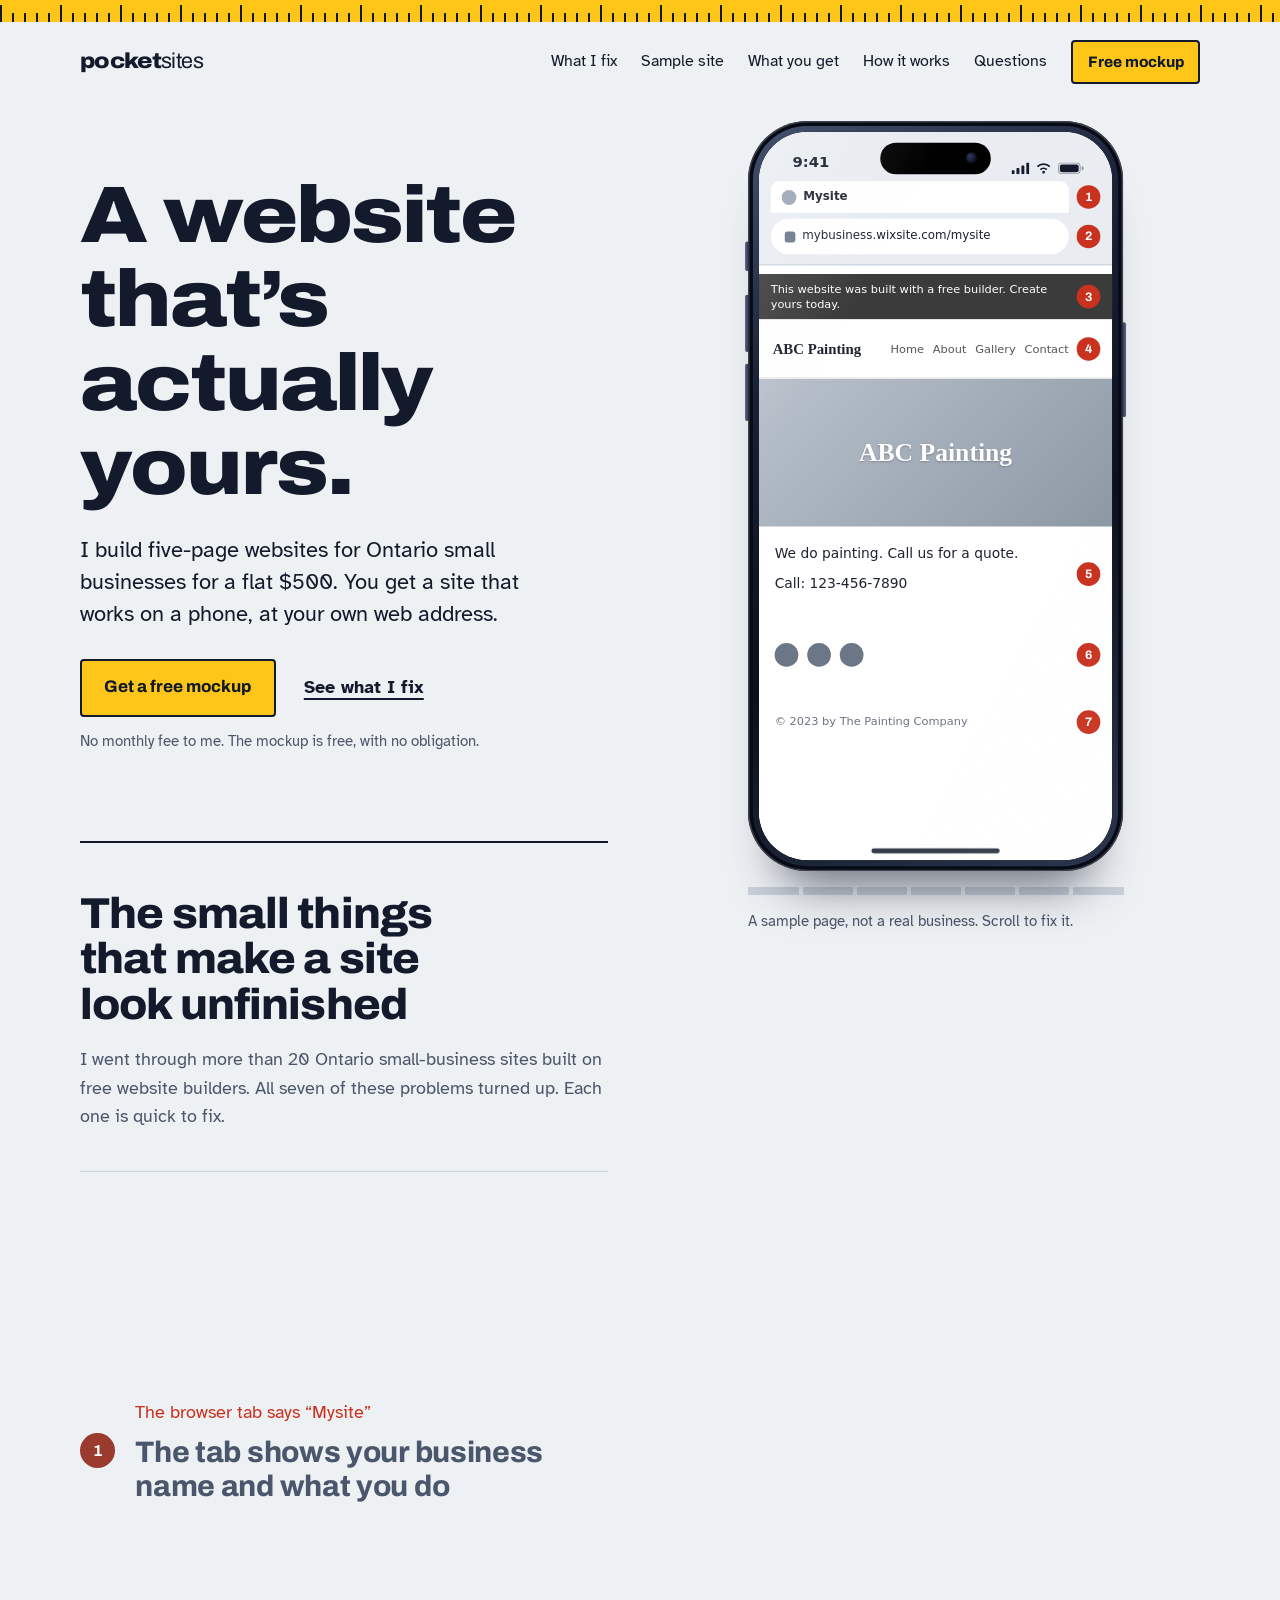
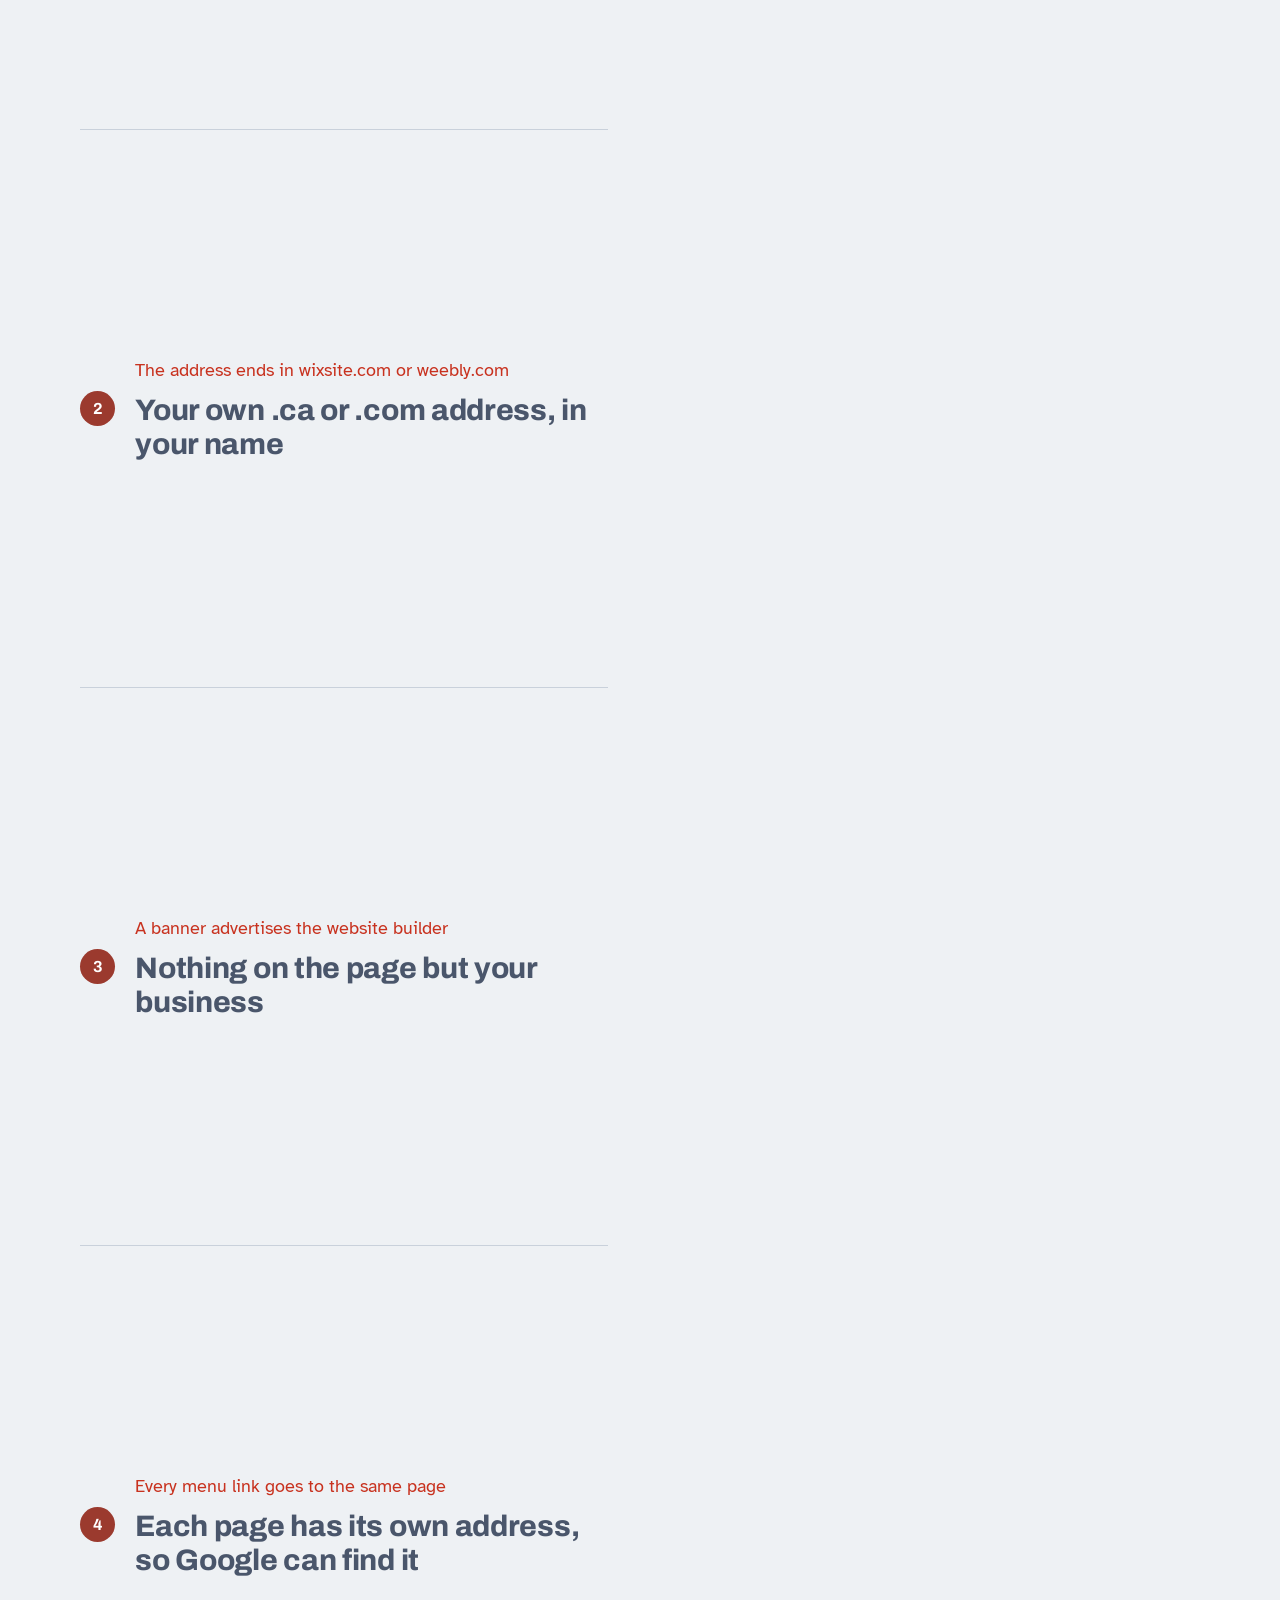
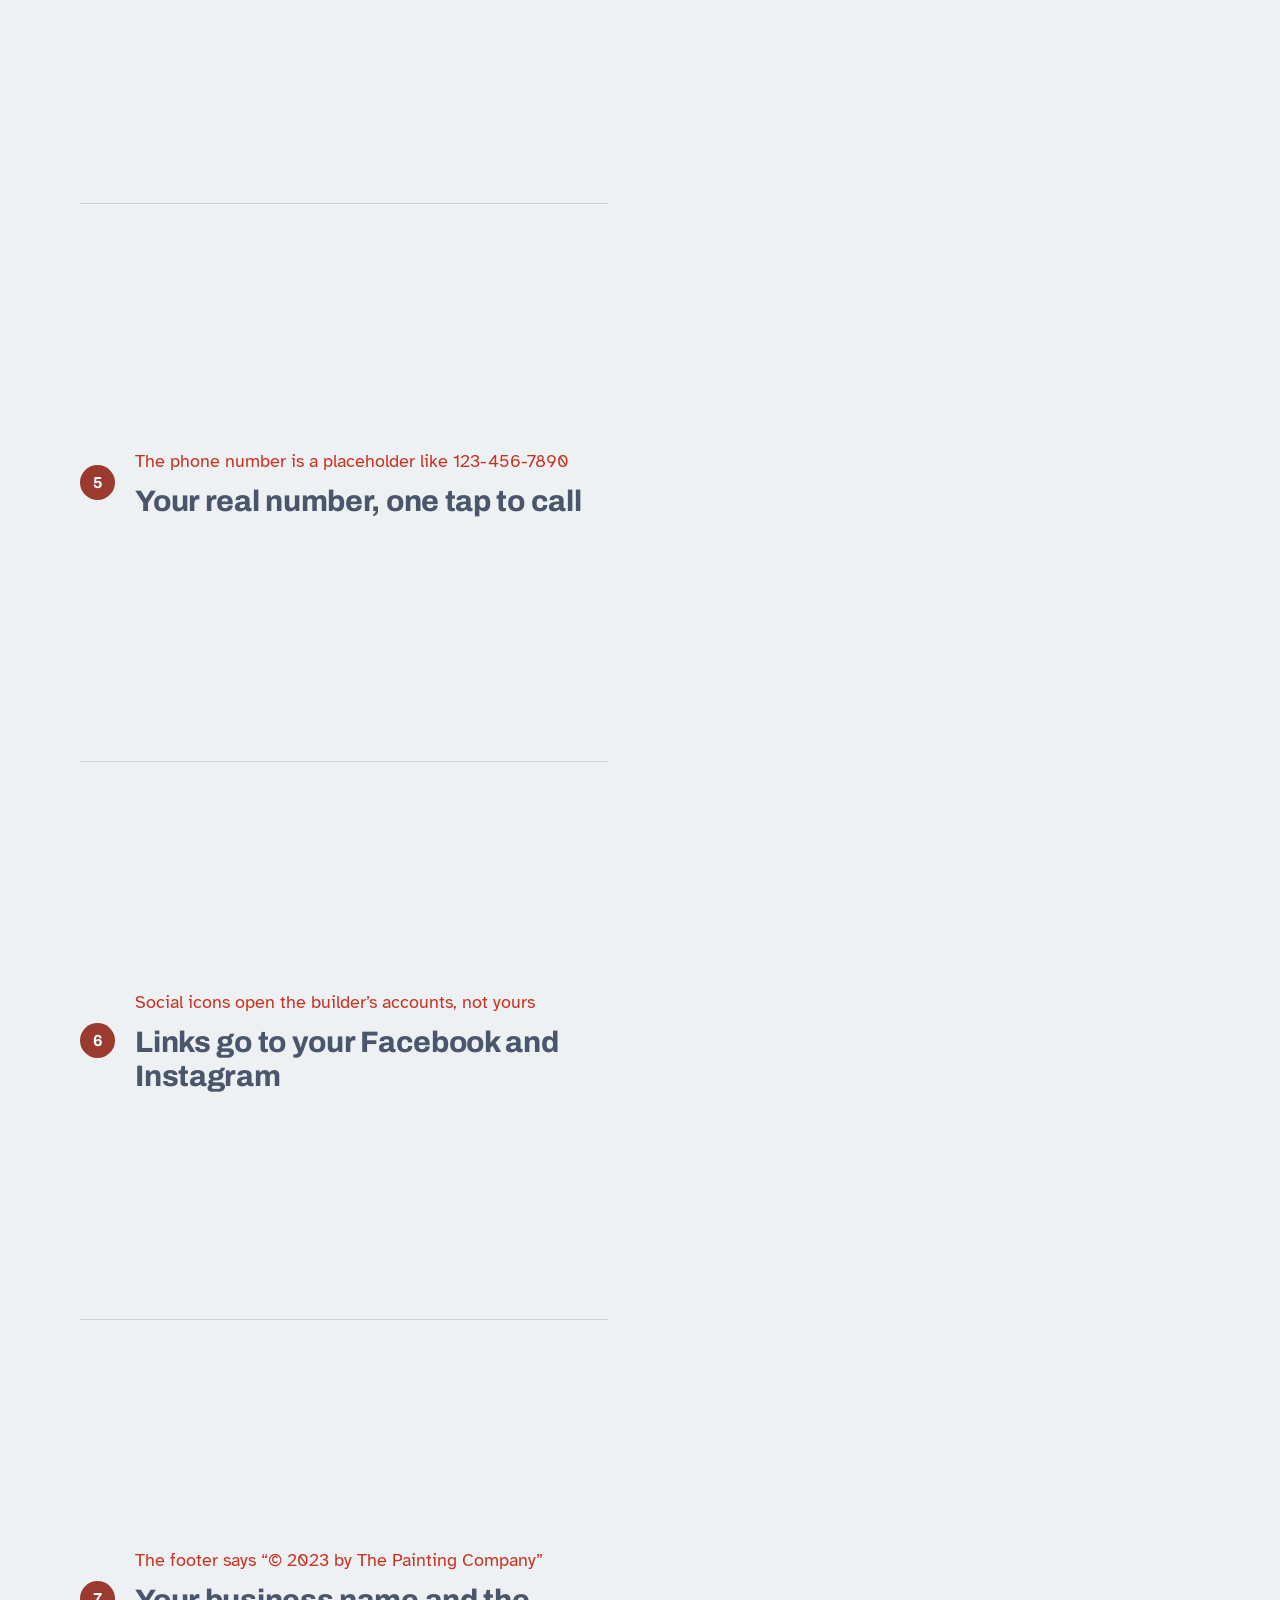
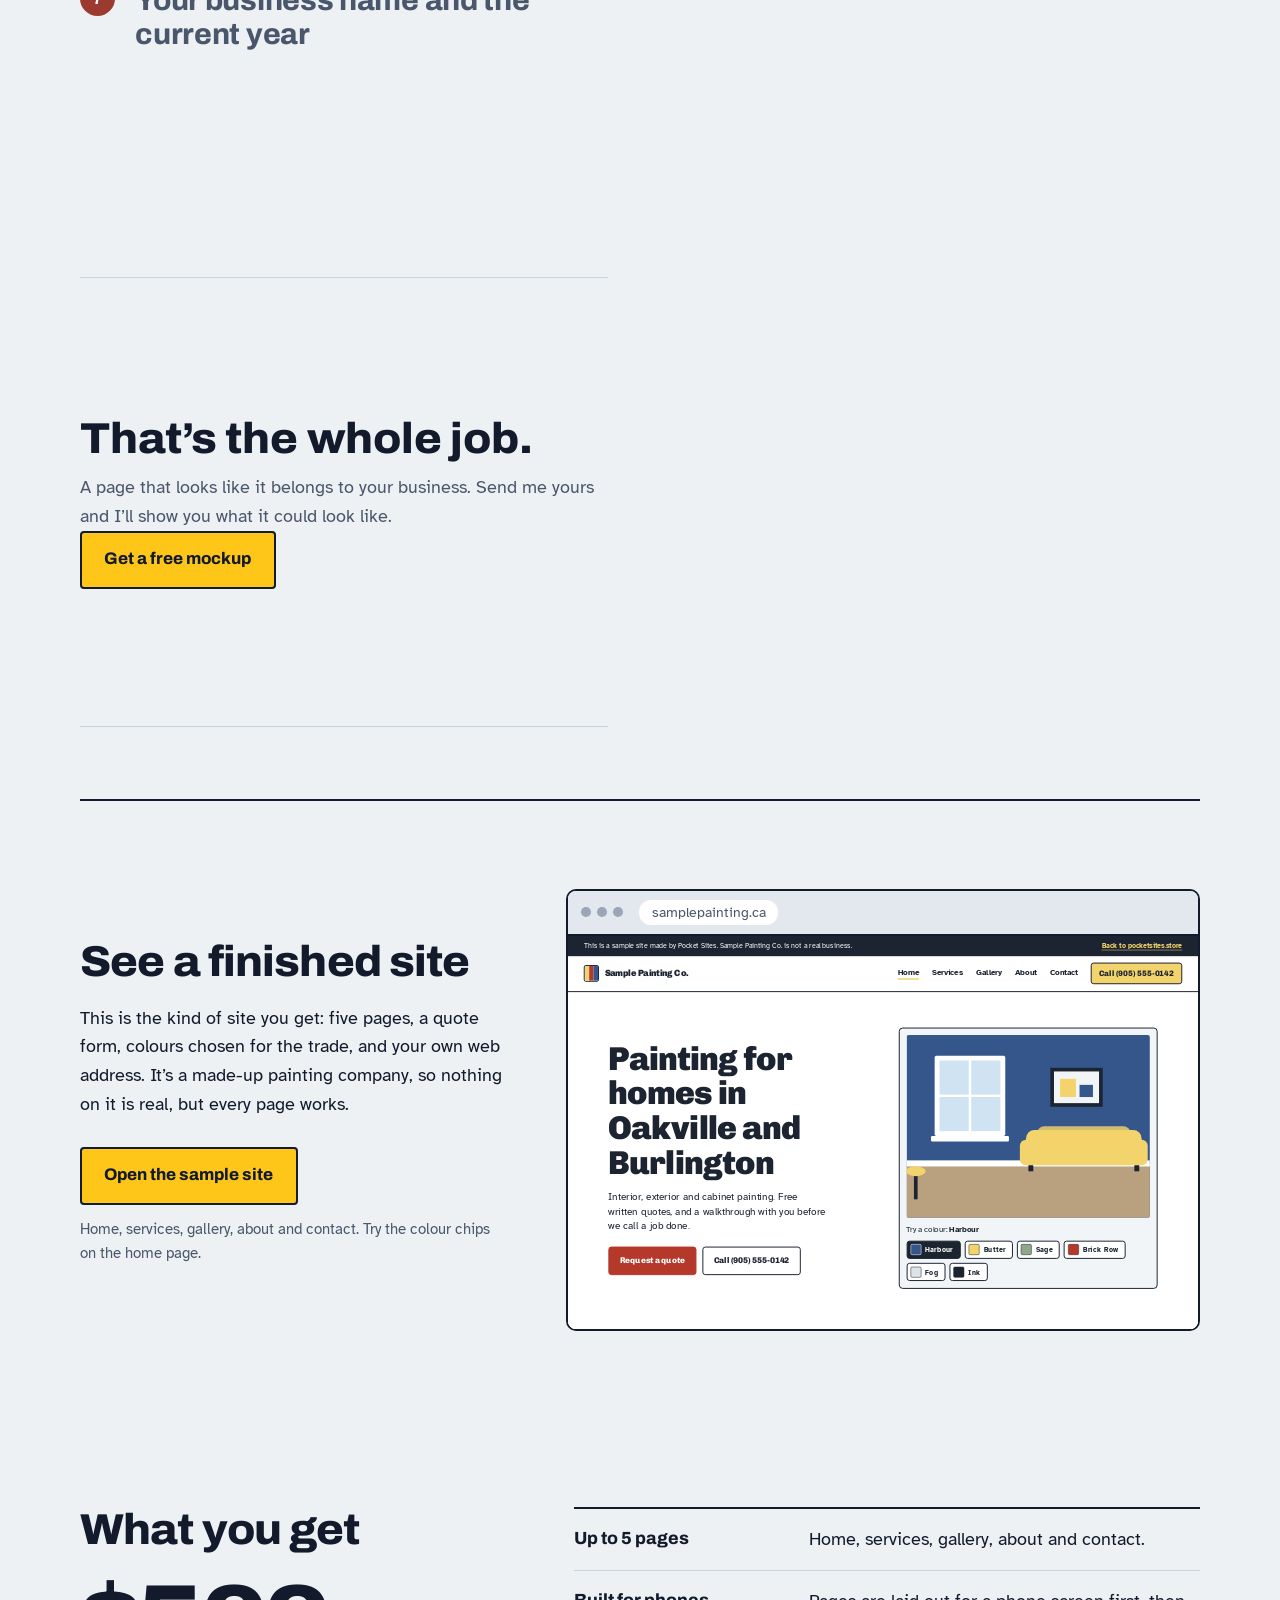
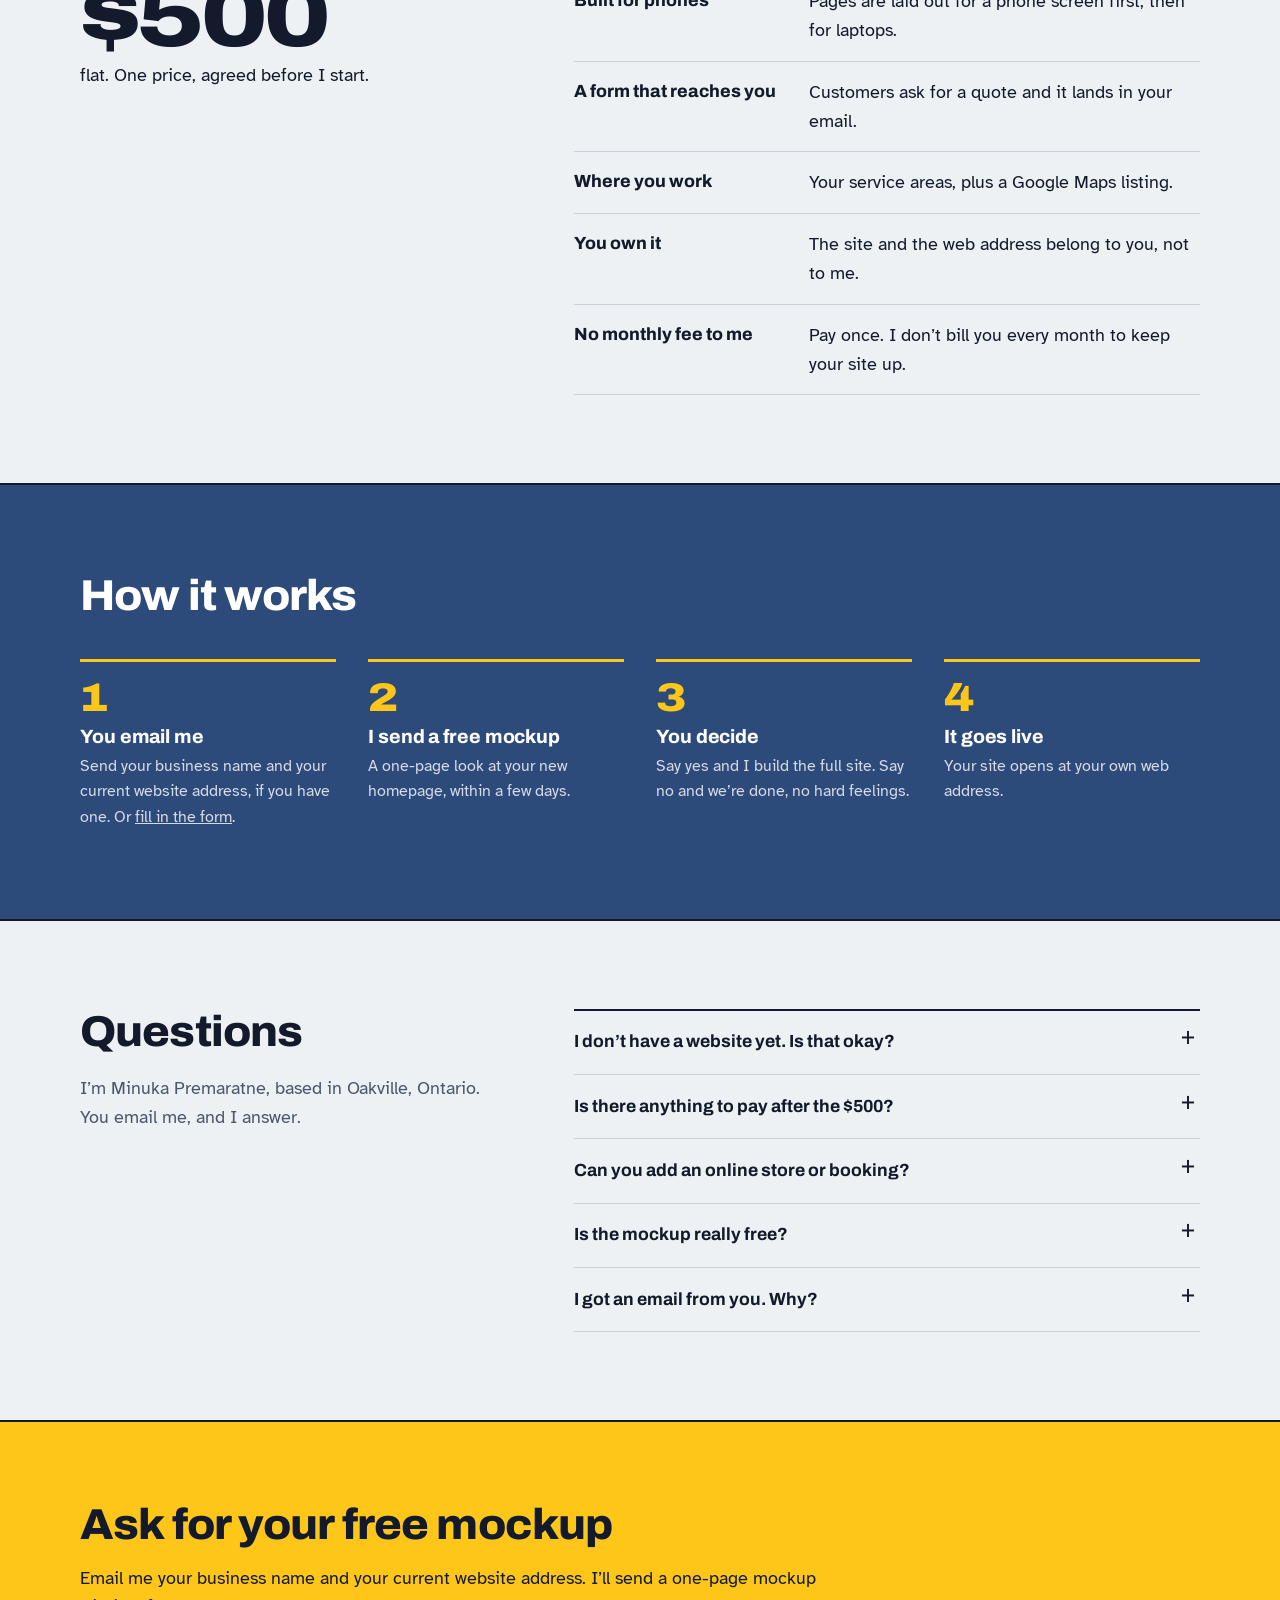
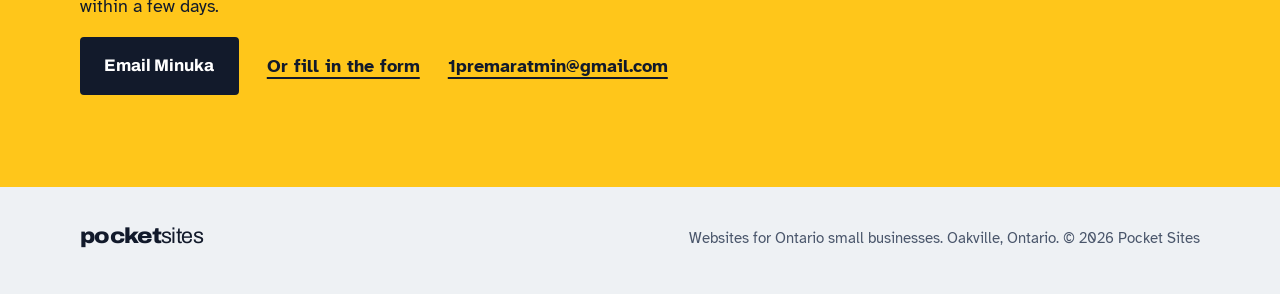
<file: index.html>
<!doctype html>
<html lang="en-CA">
<head>
  <meta charset="utf-8">
  <meta name="viewport" content="width=device-width, initial-scale=1">
  <title>Pocket Sites | $500 websites for Ontario small businesses</title>
  <meta name="description" content="Five-page, phone-friendly websites for Ontario small businesses. $500 flat, your own web address, no monthly fee to me. Free mockup first.">
  <meta name="theme-color" content="#FFC61A">
  <link rel="canonical" href="https://pocketsites.store/">
  <meta property="og:type" content="website">
  <meta property="og:title" content="Pocket Sites | $500 websites for Ontario small businesses">
  <meta property="og:description" content="A five-page website that works on a phone, at your own web address. $500 flat, no monthly fee to me. Free mockup first.">
  <meta property="og:url" content="https://pocketsites.store/">
  <meta name="twitter:card" content="summary">
  <link rel="icon" href="favicon.svg" type="image/svg+xml">
  <link rel="preconnect" href="https://fonts.googleapis.com">
  <link rel="preconnect" href="https://fonts.gstatic.com" crossorigin>
  <link href="https://fonts.googleapis.com/css2?family=Archivo:ital,wdth,wght@0,62..125,100..900;1,62..125,100..900&family=Atkinson+Hyperlegible:ital,wght@0,400;0,700;1,400&display=swap" rel="stylesheet">
  <link rel="stylesheet" href="styles.css">
  <link rel="stylesheet" href="phone.css">
  <script>document.documentElement.className += ' js';</script>
</head>
<body>
  <div class="tape" aria-hidden="true"></div>

  <header class="top">
    <a class="mark" href="#top" aria-label="Pocket Sites, home">pocket<span>sites</span></a>
    <nav aria-label="Main">
      <a href="#fixes">What I fix</a>
      <a href="#sample">Sample site</a>
      <a href="#included">What you get</a>
      <a href="#how">How it works</a>
      <a href="#questions">Questions</a>
    </nav>
    <a class="btn btn-small" href="#ask">Free mockup</a>
  </header>

  <main id="top">
    <!-- Scroll story: the phone stays pinned while the seven fixes are read, and a cursor applies each one -->
    <div class="story" id="story">
      <section class="hero-copy">
        <h1>A website that’s actually yours.</h1>
        <p class="lede">I build five-page websites for Ontario small businesses for a flat $500. You get a site that works on a phone, at your own web address.</p>
        <p class="actions">
          <a class="btn" href="mailto:1premaratmin@gmail.com?subject=Free%20mockup%20request&amp;body=Business%20name%3A%0AMy%20current%20website%20address%20(if%20any)%3A%0A">Get a free mockup</a>
          <a class="textlink" href="#fixes">See what I fix</a>
        </p>
        <p class="fine">No monthly fee to me. The mockup is free, with no obligation.</p>
      </section>

      <div class="story-phone" id="storyPhone" aria-hidden="true">
        <div class="device-fit" id="deviceFit">
          <div class="phone" id="phone">
            <i class="sb sb-action"></i><i class="sb sb-up"></i><i class="sb sb-down"></i><i class="sb sb-power"></i>
            <div class="bezel">
              <div class="screen" id="screen">
                <div class="island"></div>
                <div class="statusbar">
                  <span>9:41</span>
                  <span class="sys">
                    <svg width="18" height="12" viewBox="0 0 18 12"><rect x="0" y="8" width="3" height="4" rx="1"/><rect x="5" y="5.5" width="3" height="6.5" rx="1"/><rect x="10" y="3" width="3" height="9" rx="1"/><rect x="15" y="0" width="3" height="12" rx="1"/></svg>
                    <svg width="17" height="12" viewBox="0 0 17 12"><path d="M8.5 11.2a1.4 1.4 0 1 0 0-2.8 1.4 1.4 0 0 0 0 2.8zM4.6 6.6a5.6 5.6 0 0 1 7.8 0l-1.2 1.3a3.8 3.8 0 0 0-5.4 0zM1.6 3.6a9.8 9.8 0 0 1 13.8 0l-1.2 1.3a8 8 0 0 0-11.4 0z"/></svg>
                    <svg width="27" height="12" viewBox="0 0 27 12"><rect x="0.5" y="0.5" width="22" height="11" rx="3.2" fill="none" stroke="currentColor" opacity=".4"/><rect x="2" y="2" width="19" height="8" rx="2"/><rect x="24" y="4" width="2" height="4" rx="1" opacity=".4"/></svg>
                  </span>
                </div>

                <div class="chrome">
                  <div class="crow">
                    <div class="tab swap" id="tabChip">
                      <span class="b"><i class="fav"></i>Mysite</span>
                      <span class="a"><i class="fav fav-s">S</i>Sample Painting Co. | Painters in Oakville</span>
                    </div>
                    <span class="mk" id="mk1" data-mk="1">1</span>
                  </div>
                  <div class="crow">
                    <div class="url swap" id="urlBar">
                      <span class="b"><i class="lock"></i>mybusiness.wixsite.com/mysite</span>
                      <span class="a" id="urlA"><i class="lock"></i>samplepainting.ca</span>
                    </div>
                    <span class="mk" id="mk2" data-mk="2">2</span>
                  </div>
                </div>

                <div class="viewport" id="viewport">
                  <div class="page" id="page">

                    <div class="rg rg-banner" id="rgBanner" style="--hb:46px;--ha:0px">
                      <div class="face b" id="bannerText">This website was built with a free builder. Create yours today.</div>
                      <span class="mk" id="mk3" data-mk="3">3</span>
                    </div>

                    <div class="rg rg-header" id="rgHeader" style="--hb:60px;--ha:64px">
                      <div class="face b"><strong>ABC Painting</strong><span id="navLinks"><i>Home</i><i>About</i><i>Gallery</i><i>Contact</i></span></div>
                      <div class="face a">
                        <div class="logo"><i>S</i>Sample Painting Co.</div>
                        <div class="burger" id="burger"><i></i><i></i><i></i></div>
                      </div>
                      <span class="mk" id="mk4" data-mk="4">4</span>
                    </div>

                    <div class="rg rg-hero" id="rgHero" style="--hb:150px;--ha:318px">
                      <div class="face b"><span id="heroB">ABC Painting</span></div>
                      <div class="face a">
                        <h3>Painting for homes in Oakville and Burlington</h3>
                        <p>Interior, exterior and cabinet painting. Free quotes.</p>
                        <div class="hbtns"><span class="hb hb-y" id="heroCta">Request a quote</span><span class="hb hb-g">Call</span></div>
                        <div class="swatches"><i></i><i></i><i></i><i></i><i></i></div>
                      </div>
                    </div>

                    <div class="rg rg-contact" id="rgContact" style="--hb:96px;--ha:96px">
                      <div class="face b"><p>We do painting. Call us for a quote.</p><p id="phoneNum">Call: 123-456-7890</p></div>
                      <div class="face a"><div class="callcard"><div><b>Call or text</b><small>Mon to Sat, 8 to 5</small></div><span class="callbtn">Tap to call</span></div></div>
                      <span class="mk" id="mk5" data-mk="5">5</span>
                    </div>

                    <div class="rg rg-services" id="rgServices" style="--hb:0px;--ha:216px">
                      <div class="face a">
                        <h4>What we paint</h4>
                        <ul class="svc">
                          <li><b>Interior</b><span>Walls, trim and ceilings</span></li>
                          <li><b>Exterior</b><span>Siding, decks and fences</span></li>
                          <li><b>Cabinets</b><span>Kitchens and vanities</span></li>
                        </ul>
                      </div>
                    </div>

                    <div class="rg rg-areas" id="rgAreas" style="--hb:0px;--ha:208px">
                      <div class="face a">
                        <h4>Where we work</h4>
                        <div class="chips"><span>Oakville</span><span>Burlington</span><span>Milton</span></div>
                        <div class="map"></div>
                      </div>
                    </div>

                    <div class="rg rg-social" id="rgSocial" style="--hb:70px;--ha:76px">
                      <div class="face b" id="socialB"><i></i><i></i><i></i></div>
                      <div class="face a"><span class="soc"><i></i>Facebook</span><span class="soc"><i></i>Instagram</span></div>
                      <span class="mk" id="mk6" data-mk="6">6</span>
                    </div>

                    <div class="rg rg-foot" id="rgFoot" style="--hb:70px;--ha:150px">
                      <div class="face b" id="footB">© 2023 by The Painting Company</div>
                      <div class="face a">
                        <div class="logo"><i>S</i>Sample Painting Co.</div>
                        <p>Oakville, Ontario</p>
                        <p>Open Mon to Sat, 8 to 5</p>
                        <p>© 2026 Sample Painting Co.</p>
                      </div>
                      <span class="mk" id="mk7" data-mk="7">7</span>
                    </div>
                  </div>

                  <div class="menu-sheet" id="menuSheet">
                    <div><b>Home</b><small>samplepainting.ca</small></div>
                    <div><b>Services</b><small>samplepainting.ca/services</small></div>
                    <div><b>Gallery</b><small>samplepainting.ca/gallery</small></div>
                    <div><b>About</b><small>samplepainting.ca/about</small></div>
                    <div><b>Contact</b><small>samplepainting.ca/contact</small></div>
                  </div>

                  <div class="callbar" id="callbar"><span class="cb-a">Call</span><span class="cb-b">Get a quote</span></div>
                </div>

                <div class="homebar"></div>
                <div class="fx" id="fx"></div>
                <div class="cursor" id="cursor">
                  <i class="halo"></i><i class="spark"></i>
                  <svg width="26" height="26" viewBox="0 0 26 26"><path d="M3 2 L3 21 L8.2 16.4 L11.6 24 L15 22.5 L11.7 15.1 L18.5 14.6 Z" fill="#fff" stroke="#121A2B" stroke-width="1.7" stroke-linejoin="round"/></svg>
                </div>
              </div>
              <div class="glass"></div>
            </div>
          </div>
        </div>
        <div class="progress"><i></i><i></i><i></i><i></i><i></i><i></i><i></i></div>
        <p class="demo-note" id="demoNote">A sample page, not a real business. Scroll to fix it.</p>
      </div>

      <section class="fixes-head" id="fixes" aria-labelledby="fixes-h">
        <h2 id="fixes-h">The small things that make a site look unfinished</h2>
        <p class="intro">I went through more than 20 Ontario small-business sites built on free website builders. All seven of these problems turned up. Each one is quick to fix.</p>
      </section>

      <ol class="steps-scroll">
        <li class="step" data-step="1">
          <span class="n">1</span>
          <div><p class="was">The browser tab says “Mysite”</p><p class="now">The tab shows your business name and what you do</p></div>
        </li>
        <li class="step" data-step="2">
          <span class="n">2</span>
          <div><p class="was">The address ends in wixsite.com or weebly.com</p><p class="now">Your own .ca or .com address, in your name</p></div>
        </li>
        <li class="step" data-step="3">
          <span class="n">3</span>
          <div><p class="was">A banner advertises the website builder</p><p class="now">Nothing on the page but your business</p></div>
        </li>
        <li class="step" data-step="4">
          <span class="n">4</span>
          <div><p class="was">Every menu link goes to the same page</p><p class="now">Each page has its own address, so Google can find it</p></div>
        </li>
        <li class="step" data-step="5">
          <span class="n">5</span>
          <div><p class="was">The phone number is a placeholder like 123-456-7890</p><p class="now">Your real number, one tap to call</p></div>
        </li>
        <li class="step" data-step="6">
          <span class="n">6</span>
          <div><p class="was">Social icons open the builder’s accounts, not yours</p><p class="now">Links go to your Facebook and Instagram</p></div>
        </li>
        <li class="step" data-step="7">
          <span class="n">7</span>
          <div><p class="was">The footer says “© 2023 by The Painting Company”</p><p class="now">Your business name and the current year</p></div>
        </li>
        <li class="step step-end" data-step="8">
          <div>
            <h3>That’s the whole job.</h3>
            <p>A page that looks like it belongs to your business. Send me yours and I’ll show you what it could look like.</p>
            <p class="actions">
              <a class="btn" href="mailto:1premaratmin@gmail.com?subject=Free%20mockup%20request&amp;body=Business%20name%3A%0AMy%20current%20website%20address%20(if%20any)%3A%0A">Get a free mockup</a>
            </p>
          </div>
        </li>
      </ol>
    </div>

    <section class="wrap sample" id="sample" aria-labelledby="sample-h">
      <div class="sample-copy">
        <h2 id="sample-h">See a finished site</h2>
        <p>This is the kind of site you get: five pages, a quote form, colours chosen for the trade, and your own web address. It’s a made-up painting company, so nothing on it is real, but every page works.</p>
        <p class="actions"><a class="btn" href="sample/">Open the sample site</a></p>
        <p class="fine">Home, services, gallery, about and contact. Try the colour chips on the home page.</p>
      </div>
      <div class="preview" id="preview">
        <div class="preview-bar" aria-hidden="true"><i></i><i></i><i></i><span>samplepainting.ca</span></div>
        <div class="preview-view"><iframe src="sample/" title="Live preview of the sample site" loading="lazy"></iframe></div>
      </div>
    </section>

    <section class="wrap split" id="included" aria-labelledby="inc-h">
      <div>
        <h2 id="inc-h">What you get</h2>
        <p class="price"><span>$500</span> flat. One price, agreed before I start.</p>
      </div>
      <dl class="spec">
        <div><dt>Up to 5 pages</dt><dd>Home, services, gallery, about and contact.</dd></div>
        <div><dt>Built for phones</dt><dd>Pages are laid out for a phone screen first, then for laptops.</dd></div>
        <div><dt>A form that reaches you</dt><dd>Customers ask for a quote and it lands in your email.</dd></div>
        <div><dt>Where you work</dt><dd>Your service areas, plus a Google Maps listing.</dd></div>
        <div><dt>You own it</dt><dd>The site and the web address belong to you, not to me.</dd></div>
        <div><dt>No monthly fee to me</dt><dd>Pay once. I don’t bill you every month to keep your site up.</dd></div>
      </dl>
    </section>

    <section class="band band-dark" id="how" aria-labelledby="how-h">
      <div class="wrap">
        <h2 id="how-h">How it works</h2>
        <ol class="steps">
          <li><span class="n">1</span><div><h3>You email me</h3><p>Send your business name and your current website address, if you have one. Or <a href="start.html">fill in the form</a>.</p></div></li>
          <li><span class="n">2</span><div><h3>I send a free mockup</h3><p>A one-page look at your new homepage, within a few days.</p></div></li>
          <li><span class="n">3</span><div><h3>You decide</h3><p>Say yes and I build the full site. Say no and we’re done, no hard feelings.</p></div></li>
          <li><span class="n">4</span><div><h3>It goes live</h3><p>Your site opens at your own web address.</p></div></li>
        </ol>
      </div>
    </section>

    <section class="wrap split" id="questions" aria-labelledby="q-h">
      <div>
        <h2 id="q-h">Questions</h2>
        <p class="who">I’m Minuka Premaratne, based in Oakville, Ontario. You email me, and I answer.</p>
      </div>
      <div class="faq">
        <details>
          <summary>I don’t have a website yet. Is that okay?</summary>
          <p>Yes. If you have a free-builder site, I’ll rebuild it. If you have nothing, we start from a blank page.</p>
        </details>
        <details>
          <summary>Is there anything to pay after the $500?</summary>
          <p>Not to me. A web address is bought from a registrar for a yearly fee, and some hosting has a cost too. I’ll tell you every one of those costs before you say yes.</p>
        </details>
        <details>
          <summary>Can you add an online store or booking?</summary>
          <p>Those are outside the $500 package. Ask, and I’ll quote them separately.</p>
        </details>
        <details>
          <summary>Is the mockup really free?</summary>
          <p>Yes. It’s one page, and there’s no obligation to continue.</p>
        </details>
        <details>
          <summary>I got an email from you. Why?</summary>
          <p>Your business email address is published publicly, and I thought a better website might help. If you’d rather not hear from me, reply “unsubscribe” and I’ll remove you right away.</p>
        </details>
      </div>
    </section>

    <section class="ask" id="ask" aria-labelledby="ask-h">
      <div class="wrap">
        <h2 id="ask-h">Ask for your free mockup</h2>
        <p>Email me your business name and your current website address. I’ll send a one-page mockup within a few days.</p>
        <p class="actions">
          <a class="btn" href="mailto:1premaratmin@gmail.com?subject=Free%20mockup%20request&amp;body=Business%20name%3A%0AMy%20current%20website%20address%20(if%20any)%3A%0A">Email Minuka</a>
          <a class="textlink" href="start.html">Or fill in the form</a>
          <a class="mail" href="mailto:1premaratmin@gmail.com">1premaratmin@gmail.com</a>
        </p>
      </div>
    </section>
  </main>

  <footer class="foot">
    <a class="mark" href="#top" aria-label="Pocket Sites, back to top">pocket<span>sites</span></a>
    <p>Websites for Ontario small businesses. Oakville, Ontario. © 2026 Pocket Sites</p>
  </footer>

  <script src="script.js"></script>
</body>
</html>
</file>
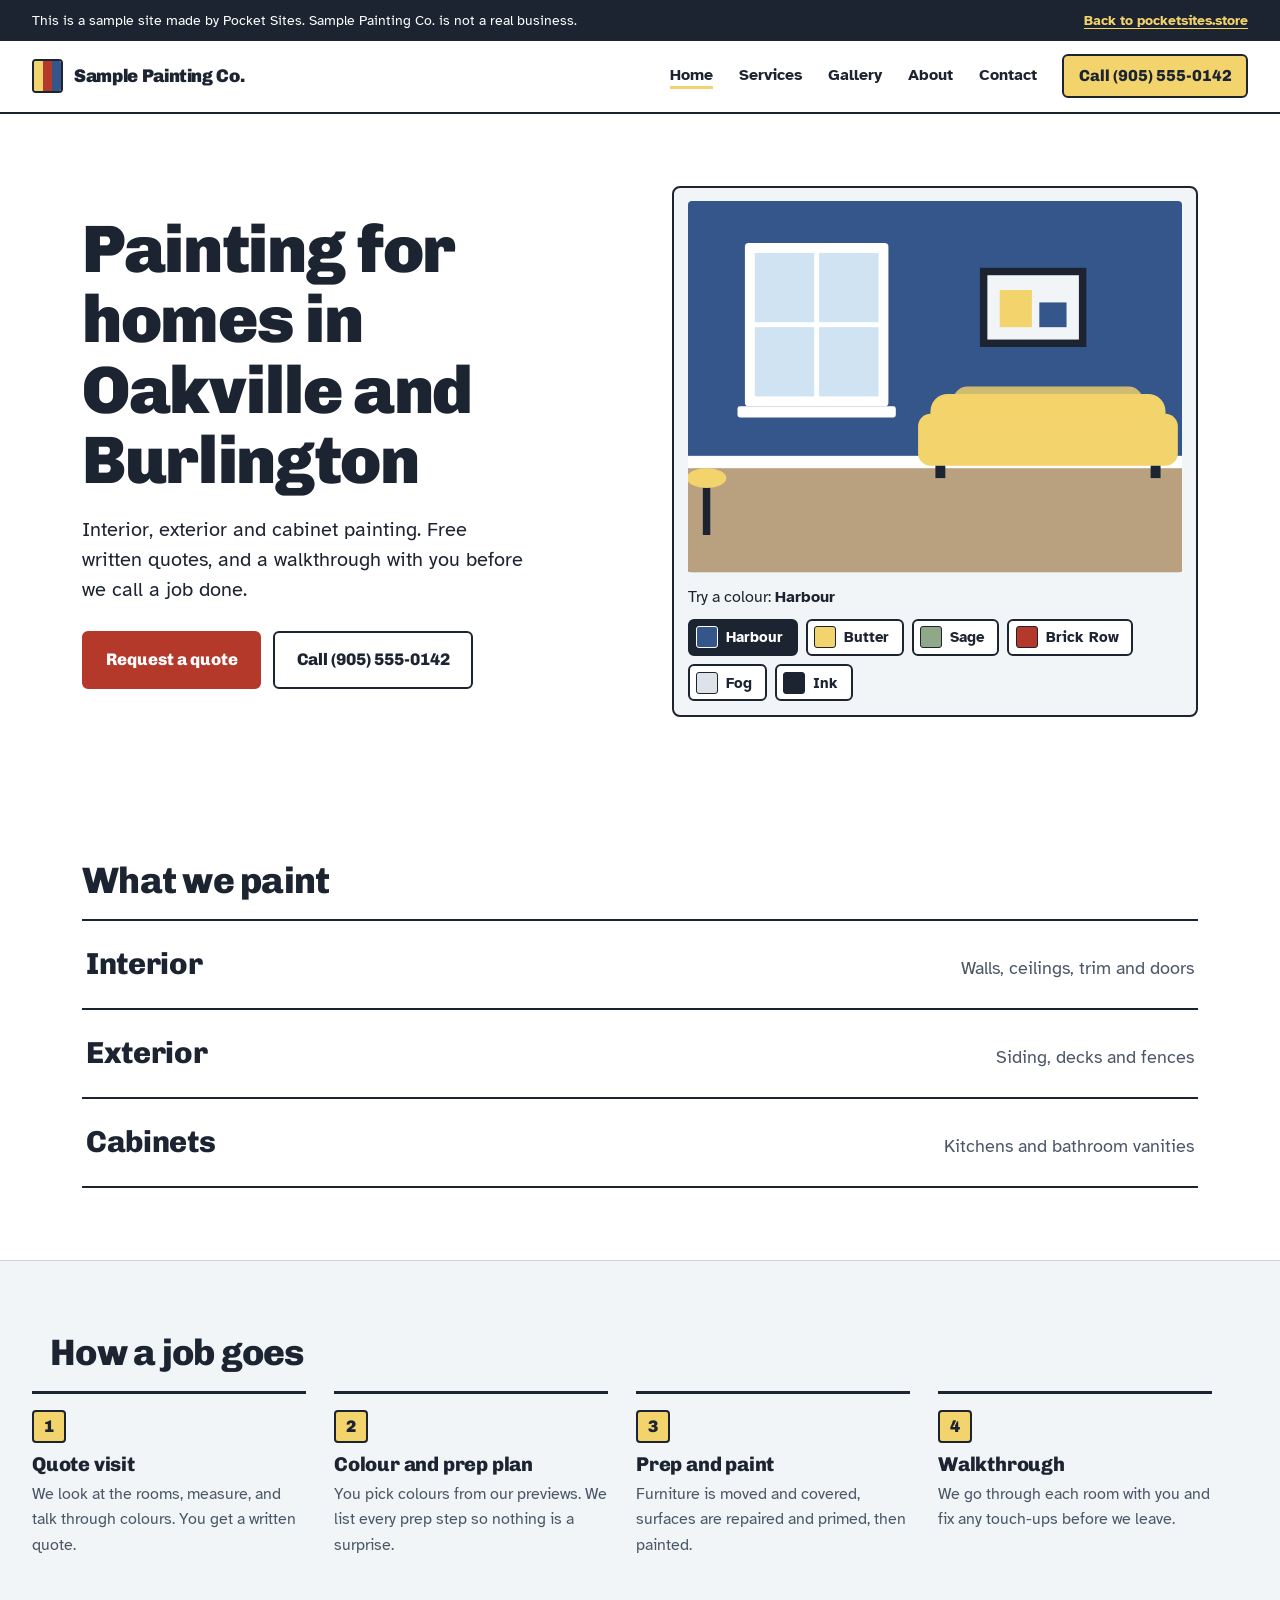
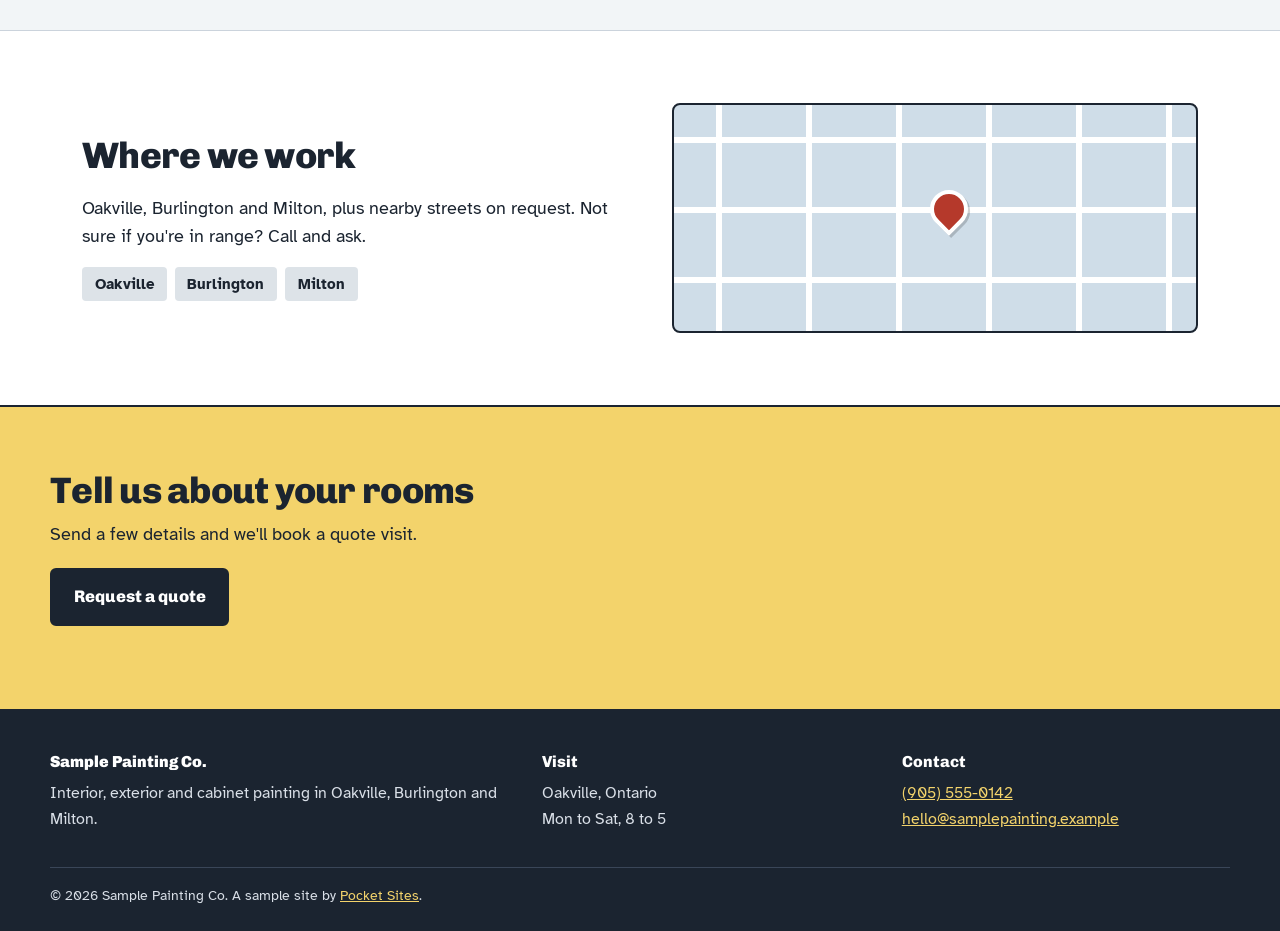
<file: sample/index.html>
<!doctype html>
<html lang="en-CA">
<head>
  <meta charset="utf-8">
  <meta name="viewport" content="width=device-width, initial-scale=1">
  <title>Sample Painting Co. | Painters in Oakville and Burlington</title>
  <meta name="description" content="Interior, exterior and cabinet painting for homes in Oakville, Burlington and Milton. Free written quotes.">
  <meta name="robots" content="noindex">
  <meta name="theme-color" content="#1B2430">
  <link rel="icon" href="../favicon.svg" type="image/svg+xml">
  <link rel="preconnect" href="https://fonts.googleapis.com">
  <link rel="preconnect" href="https://fonts.gstatic.com" crossorigin>
  <link href="https://fonts.googleapis.com/css2?family=Chivo:ital,wght@0,400;0,700;0,800;0,900;1,400&family=Atkinson+Hyperlegible:ital,wght@0,400;0,700;1,400&display=swap" rel="stylesheet">
  <link rel="stylesheet" href="sample.css">
</head>
<body>
  <div class="samplebar">
    <p>This is a sample site made by Pocket Sites. Sample Painting Co. is not a real business.</p>
    <a href="../">Back to pocketsites.store</a>
  </div>

  <header class="site-head">
    <a class="brand" href="index.html" aria-label="Sample Painting Co., home">
      <span class="chipmark" aria-hidden="true"><i></i><i></i><i></i></span>
      <span class="brand-name">Sample Painting Co.</span>
    </a>
    <button class="menu-btn" type="button" aria-expanded="false" aria-controls="site-nav"><span class="bars" aria-hidden="true"></span><span class="sr">Menu</span></button>
    <nav id="site-nav" aria-label="Main"><a href="index.html" aria-current="page">Home</a><a href="services.html">Services</a><a href="gallery.html">Gallery</a><a href="about.html">About</a><a href="contact.html">Contact</a><a class="call-link" href="tel:+19055550142">Call (905) 555-0142</a></nav>
  </header>

  <main id="main">

    <section class="hero">
      <div class="hero-copy">
        <h1>Painting for homes in Oakville and Burlington</h1>
        <p class="lede">Interior, exterior and cabinet painting. Free written quotes, and a walkthrough with you before we call a job done.</p>
        <p class="hero-actions">
          <a class="btn btn-main" href="contact.html">Request a quote</a>
          <a class="btn btn-line" href="tel:+19055550142">Call (905) 555-0142</a>
        </p>
      </div>
      <div class="try" id="try">
        <div class="try-room"><svg class="room" viewBox="0 0 400 300" role="img" aria-label="A living room with the walls painted in the chosen colour">
  <rect width="400" height="300" fill="#34568B" class="room-wall"/>
  <rect y="214" width="400" height="86" fill="#B9A07F"/>
  <rect y="206" width="400" height="10" fill="#FFFFFF"/>
  <g>
    <rect x="46" y="34" width="116" height="132" rx="3" fill="#FFFFFF"/>
    <rect x="54" y="42" width="48" height="56" fill="#CFE3F2"/><rect x="106" y="42" width="48" height="56" fill="#CFE3F2"/>
    <rect x="54" y="102" width="48" height="56" fill="#CFE3F2"/><rect x="106" y="102" width="48" height="56" fill="#CFE3F2"/>
    <rect x="40" y="166" width="128" height="9" rx="2" fill="#FFFFFF"/>
  </g>
  <g>
    <rect x="236" y="54" width="86" height="64" fill="#1B2430"/>
    <rect x="242" y="60" width="74" height="52" fill="#F2F5F7"/>
    <rect x="252" y="72" width="26" height="30" fill="#F3D36B"/><rect x="284" y="82" width="22" height="20" fill="#34568B"/>
  </g>
  <g>
    <rect class="room-sofa" x="196" y="156" width="190" height="58" rx="14" fill="#F3D36B"/>
    <rect class="room-sofa" x="186" y="172" width="30" height="42" rx="10" fill="#F3D36B"/><rect class="room-sofa" x="366" y="172" width="30" height="42" rx="10" fill="#F3D36B"/>
    <rect class="room-sofa" x="214" y="150" width="154" height="26" rx="12" fill="#F3D36B" opacity=".82"/>
    <rect x="200" y="214" width="8" height="10" fill="#1B2430"/><rect x="374" y="214" width="8" height="10" fill="#1B2430"/>
  </g>
  <g><rect x="12" y="226" width="6" height="44" fill="#1B2430"/><ellipse cx="15" cy="224" rx="16" ry="8" fill="#F3D36B"/></g>
</svg></div>
        <p class="try-label">Try a colour: <strong id="try-name">Harbour</strong></p>
        <div class="chips" role="group" aria-label="Choose a wall colour"><button type="button" class="chip" data-wall="#34568B" data-sofa="#F3D36B" data-name="Harbour" aria-pressed="true"><i style="background:#34568B"></i>Harbour</button><button type="button" class="chip" data-wall="#F3D36B" data-sofa="#34568B" data-name="Butter" aria-pressed="false"><i style="background:#F3D36B"></i>Butter</button><button type="button" class="chip" data-wall="#8FA888" data-sofa="#B5392B" data-name="Sage" aria-pressed="false"><i style="background:#8FA888"></i>Sage</button><button type="button" class="chip" data-wall="#B5392B" data-sofa="#DDE3E8" data-name="Brick Row" aria-pressed="false"><i style="background:#B5392B"></i>Brick Row</button><button type="button" class="chip" data-wall="#DDE3E8" data-sofa="#34568B" data-name="Fog" aria-pressed="false"><i style="background:#DDE3E8"></i>Fog</button><button type="button" class="chip" data-wall="#1B2430" data-sofa="#F3D36B" data-name="Ink" aria-pressed="false"><i style="background:#1B2430"></i>Ink</button></div>
      </div>
    </section>

    <section class="block" aria-labelledby="what">
      <h2 id="what">What we paint</h2>
      <ul class="rows">
        <li><a href="services.html#interior"><b>Interior</b><span>Walls, ceilings, trim and doors</span></a></li>
        <li><a href="services.html#exterior"><b>Exterior</b><span>Siding, decks and fences</span></a></li>
        <li><a href="services.html#cabinets"><b>Cabinets</b><span>Kitchens and bathroom vanities</span></a></li>
      </ul>
    </section>

    <section class="block block-soft" aria-labelledby="how">
      <h2 id="how">How a job goes</h2>
      <ol class="steps">
        <li><span class="n">1</span><h3>Quote visit</h3><p>We look at the rooms, measure, and talk through colours. You get a written quote.</p></li>
        <li><span class="n">2</span><h3>Colour and prep plan</h3><p>You pick colours from our previews. We list every prep step so nothing is a surprise.</p></li>
        <li><span class="n">3</span><h3>Prep and paint</h3><p>Furniture is moved and covered, surfaces are repaired and primed, then painted.</p></li>
        <li><span class="n">4</span><h3>Walkthrough</h3><p>We go through each room with you and fix any touch-ups before we leave.</p></li>
      </ol>
    </section>

    <section class="block" aria-labelledby="where">
      <div class="where">
        <div>
          <h2 id="where">Where we work</h2>
          <p>Oakville, Burlington and Milton, plus nearby streets on request. Not sure if you're in range? Call and ask.</p>
          <div class="areas"><span>Oakville</span><span>Burlington</span><span>Milton</span></div>
        </div>
        <div class="map" role="img" aria-label="A simple map with a pin on Oakville"></div>
      </div>
    </section>

    <section class="cta">
      <h2>Tell us about your rooms</h2>
      <p>Send a few details and we'll book a quote visit.</p>
      <p><a class="btn btn-dark" href="contact.html">Request a quote</a></p>
    </section>
  </main>

  <footer class="site-foot">
    <div class="foot-grid">
      <div>
        <p class="foot-brand">Sample Painting Co.</p>
        <p>Interior, exterior and cabinet painting in Oakville, Burlington and Milton.</p>
      </div>
      <div>
        <p class="foot-h">Visit</p>
        <p>Oakville, Ontario<br>Mon to Sat, 8 to 5</p>
      </div>
      <div>
        <p class="foot-h">Contact</p>
        <p><a href="tel:+19055550142">(905) 555-0142</a><br><a href="mailto:hello@samplepainting.example">hello@samplepainting.example</a></p>
      </div>
    </div>
    <p class="legal">© 2026 Sample Painting Co. A sample site by <a href="../">Pocket Sites</a>.</p>
  </footer>

  <div class="callbar"><a class="cb-call" href="tel:+19055550142">Call</a><a class="cb-quote" href="contact.html">Get a quote</a></div>

  <script src="sample.js"></script>
</body>
</html>
</file>
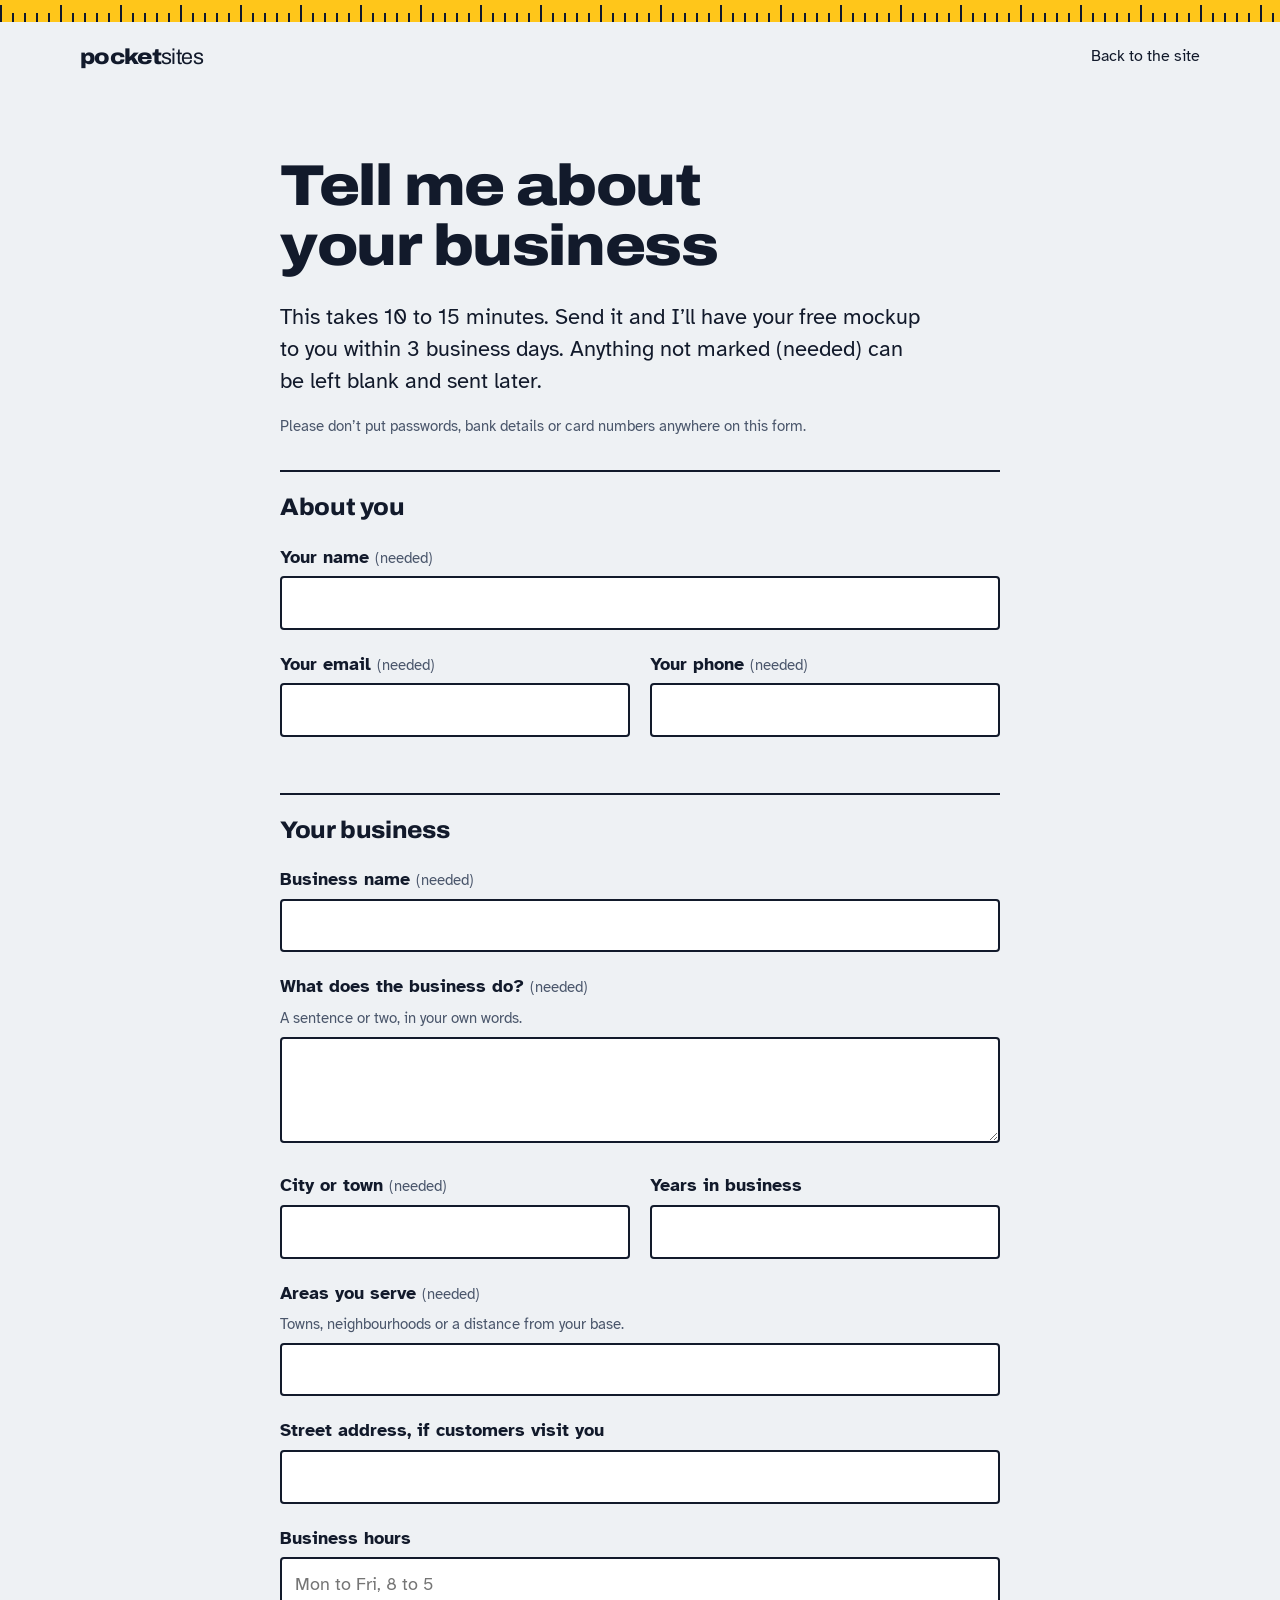
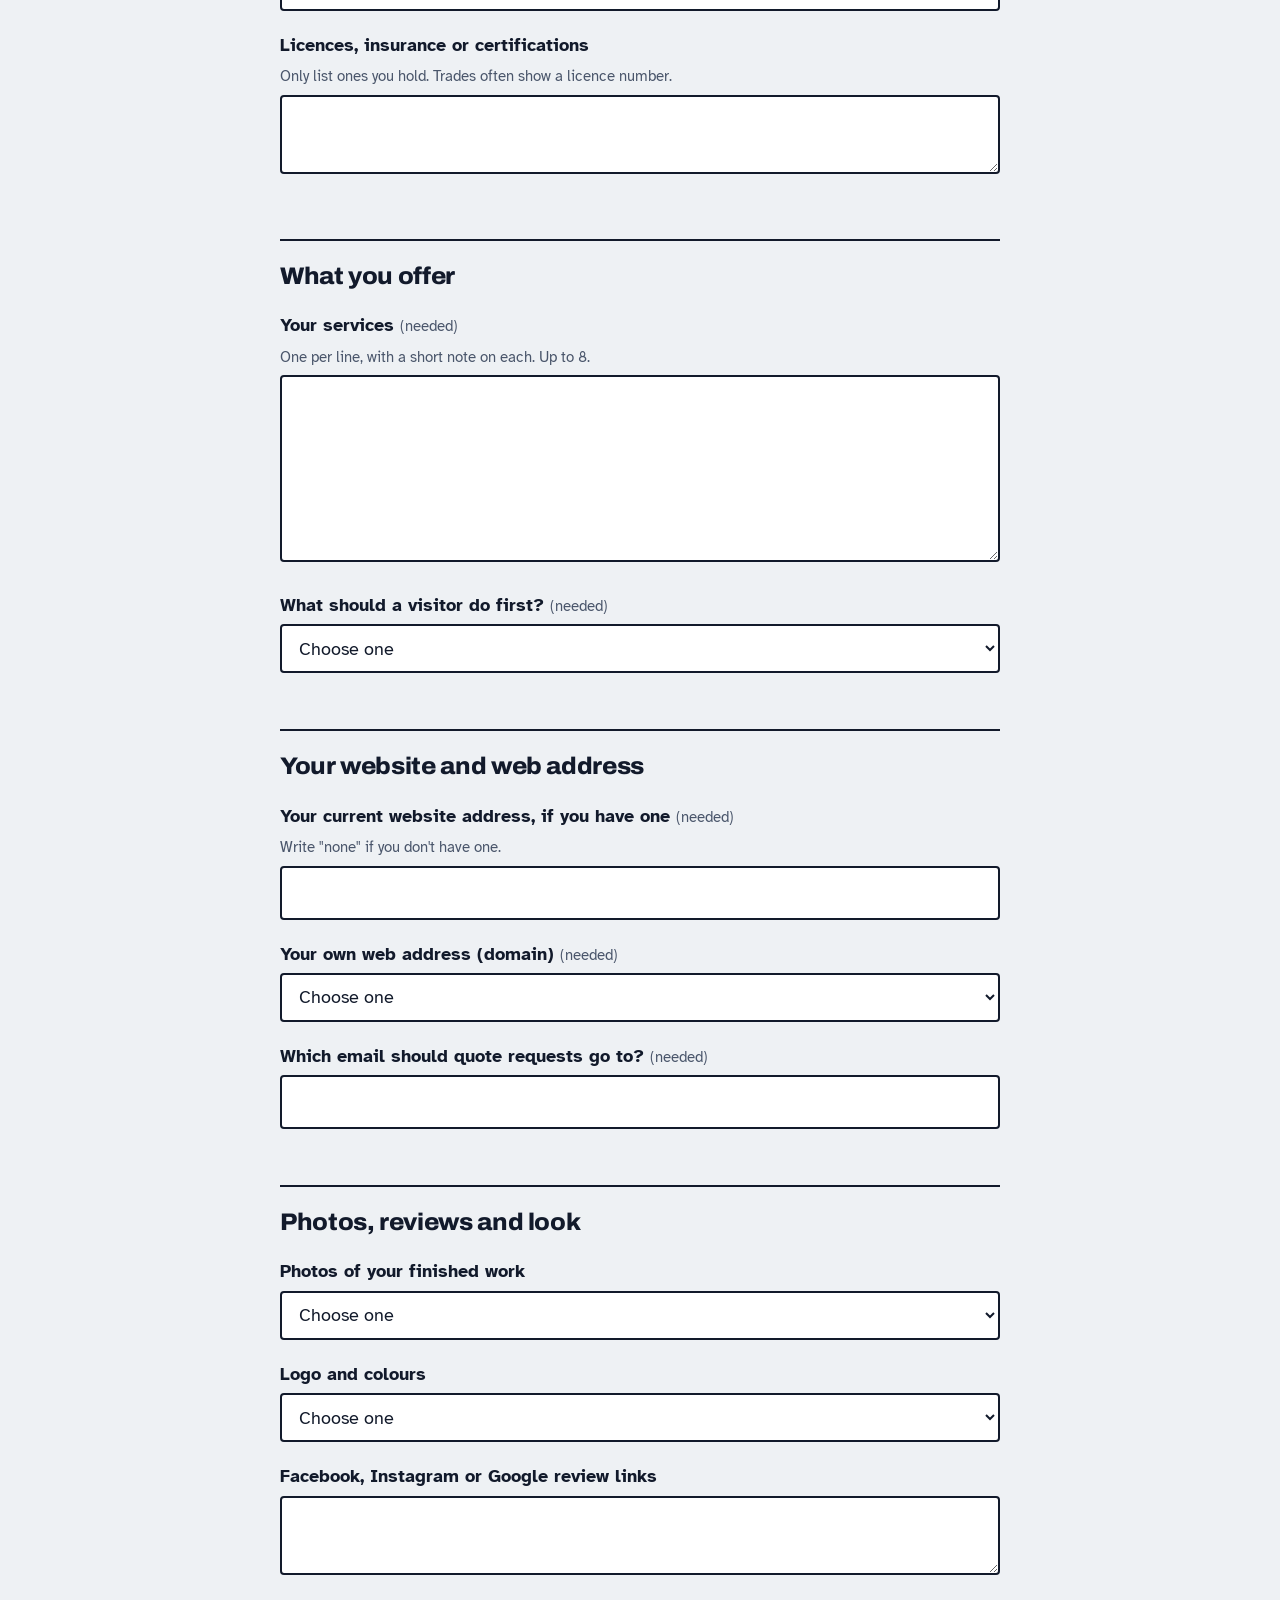
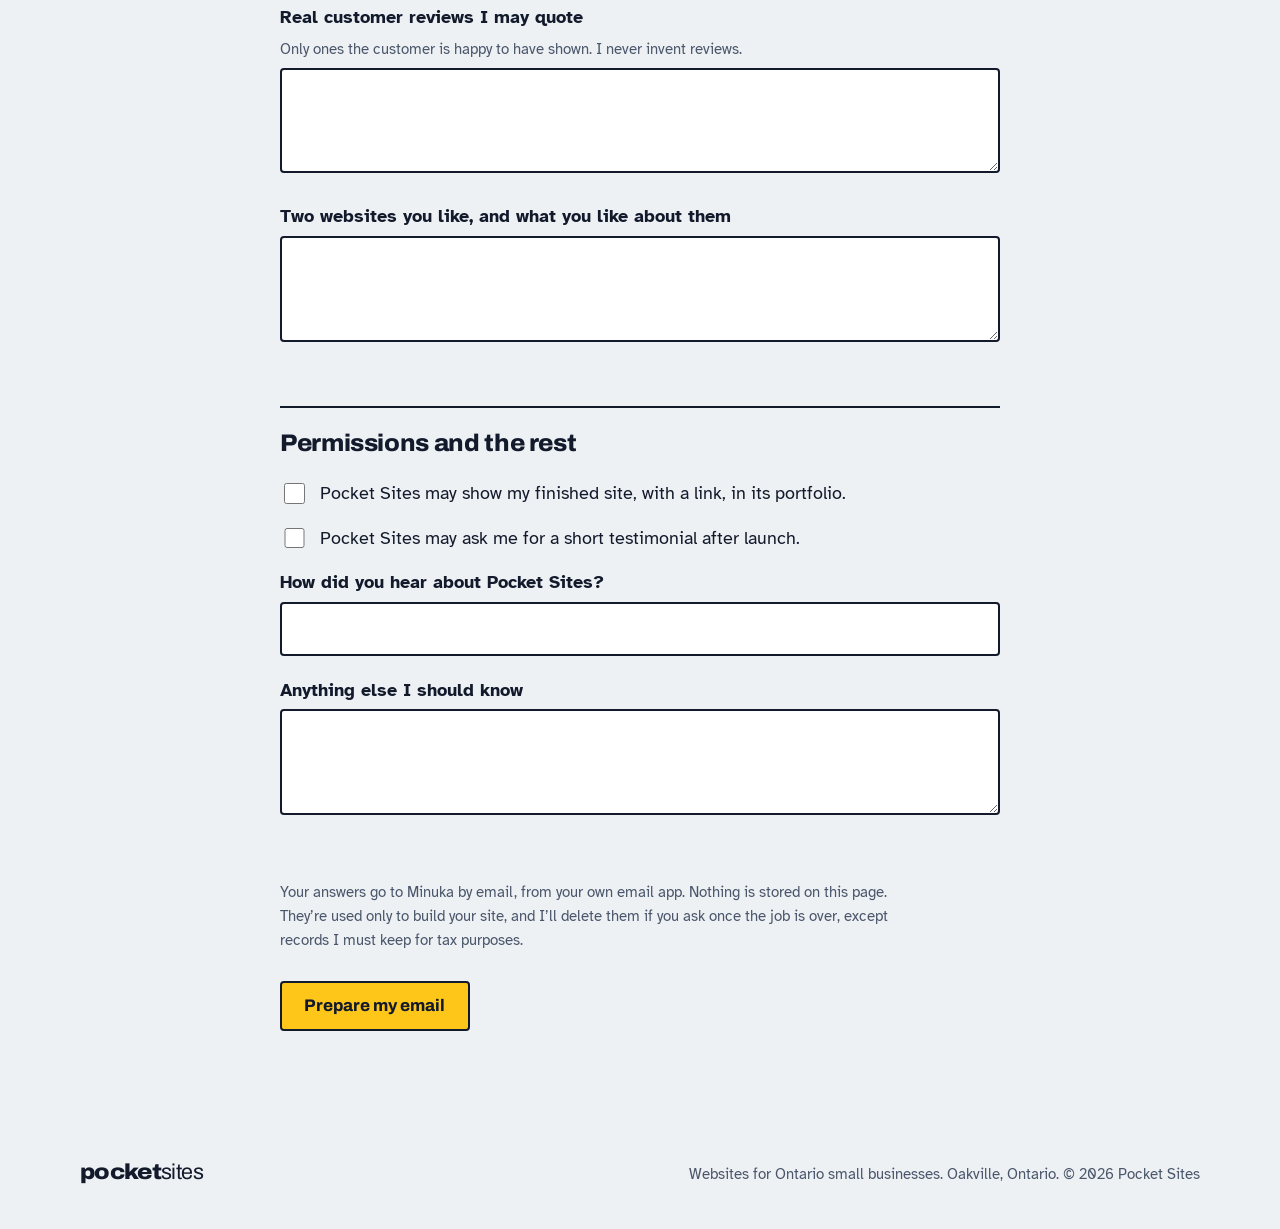
<file: start.html>
<!doctype html>
<html lang="en-CA">
<head>
  <meta charset="utf-8">
  <meta name="viewport" content="width=device-width, initial-scale=1">
  <title>Tell me about your business | Pocket Sites</title>
  <meta name="description" content="The Pocket Sites onboarding form. Ten to fifteen minutes, and I'll send your free mockup within three business days.">
  <meta name="theme-color" content="#FFC61A">
  <link rel="canonical" href="https://pocketsites.store/start.html">
  <link rel="icon" href="favicon.svg" type="image/svg+xml">
  <link rel="preconnect" href="https://fonts.googleapis.com">
  <link rel="preconnect" href="https://fonts.gstatic.com" crossorigin>
  <link href="https://fonts.googleapis.com/css2?family=Archivo:ital,wdth,wght@0,62..125,100..900;1,62..125,100..900&family=Atkinson+Hyperlegible:ital,wght@0,400;0,700;1,400&display=swap" rel="stylesheet">
  <link rel="stylesheet" href="styles.css">
</head>
<body>
  <div class="tape" aria-hidden="true"></div>

  <header class="top">
    <a class="mark" href="./" aria-label="Pocket Sites, home">pocket<span>sites</span></a>
    <nav aria-label="Main">
      <a href="./">Back to the site</a>
    </nav>
  </header>

  <main id="top" class="formpage">
    <div class="wrap-narrow">
      <h1 class="form-title">Tell me about your business</h1>
      <p class="lede">This takes 10 to 15 minutes. Send it and I’ll have your free mockup to you within 3 business days. Anything not marked (needed) can be left blank and sent later.</p>
      <p class="fine">Please don’t put passwords, bank details or card numbers anywhere on this form.</p>

      <form id="intake" action="mailto:1premaratmin@gmail.com?subject=Onboarding%20form" method="post" enctype="text/plain">

        <fieldset>
          <legend>About you</legend>
          <div class="field">
            <label for="yourname">Your name <span class="need">(needed)</span></label>
            <input id="yourname" name="Your name" type="text" autocomplete="name" required>
          </div>
          <div class="row">
            <div class="field">
              <label for="email">Your email <span class="need">(needed)</span></label>
              <input id="email" name="Your email" type="email" autocomplete="email" required>
            </div>
            <div class="field">
              <label for="phone">Your phone <span class="need">(needed)</span></label>
              <input id="phone" name="Your phone" type="tel" autocomplete="tel" required>
            </div>
          </div>
        </fieldset>

        <fieldset>
          <legend>Your business</legend>
          <div class="field">
            <label for="bizname">Business name <span class="need">(needed)</span></label>
            <input id="bizname" name="Business name" type="text" autocomplete="organization" required>
          </div>
          <div class="field">
            <label for="what">What does the business do? <span class="need">(needed)</span></label>
            <span class="hint">A sentence or two, in your own words.</span>
            <textarea id="what" name="What the business does" rows="3" required></textarea>
          </div>
          <div class="row">
            <div class="field">
              <label for="city">City or town <span class="need">(needed)</span></label>
              <input id="city" name="City" type="text" required>
            </div>
            <div class="field">
              <label for="years">Years in business</label>
              <input id="years" name="Years in business" type="text">
            </div>
          </div>
          <div class="field">
            <label for="areas">Areas you serve <span class="need">(needed)</span></label>
            <span class="hint">Towns, neighbourhoods or a distance from your base.</span>
            <input id="areas" name="Areas served" type="text" required>
          </div>
          <div class="field">
            <label for="address">Street address, if customers visit you</label>
            <input id="address" name="Street address" type="text" autocomplete="street-address">
          </div>
          <div class="field">
            <label for="hours">Business hours</label>
            <input id="hours" name="Hours" type="text" placeholder="Mon to Fri, 8 to 5">
          </div>
          <div class="field">
            <label for="proof">Licences, insurance or certifications</label>
            <span class="hint">Only list ones you hold. Trades often show a licence number.</span>
            <textarea id="proof" name="Licences, insurance, certifications" rows="2"></textarea>
          </div>
        </fieldset>

        <fieldset>
          <legend>What you offer</legend>
          <div class="field">
            <label for="services">Your services <span class="need">(needed)</span></label>
            <span class="hint">One per line, with a short note on each. Up to 8.</span>
            <textarea id="services" name="Services" rows="6" required></textarea>
          </div>
          <div class="field">
            <label for="goal">What should a visitor do first? <span class="need">(needed)</span></label>
            <select id="goal" name="Main action" required>
              <option value="">Choose one</option>
              <option>Call me</option>
              <option>Ask for a quote</option>
              <option>Book a time</option>
              <option>Visit in person</option>
              <option>Something else, I'll explain below</option>
            </select>
          </div>
        </fieldset>

        <fieldset>
          <legend>Your website and web address</legend>
          <div class="field">
            <label for="currentsite">Your current website address, if you have one <span class="need">(needed)</span></label>
            <span class="hint">Write "none" if you don't have one.</span>
            <input id="currentsite" name="Current website" type="text" required>
          </div>
          <div class="field">
            <label for="domain">Your own web address (domain) <span class="need">(needed)</span></label>
            <select id="domain" name="Domain" required>
              <option value="">Choose one</option>
              <option>I own one already</option>
              <option>I want help choosing and buying one</option>
              <option>Not sure yet</option>
            </select>
          </div>
          <div class="field">
            <label for="formemail">Which email should quote requests go to? <span class="need">(needed)</span></label>
            <input id="formemail" name="Form delivery email" type="email" required>
          </div>
        </fieldset>

        <fieldset>
          <legend>Photos, reviews and look</legend>
          <div class="field">
            <label for="photos">Photos of your finished work</label>
            <select id="photos" name="Photos">
              <option value="">Choose one</option>
              <option>Yes, they're mine</option>
              <option>Some are mine</option>
              <option>I don't have any yet</option>
            </select>
          </div>
          <div class="field">
            <label for="logo">Logo and colours</label>
            <select id="logo" name="Logo">
              <option value="">Choose one</option>
              <option>I have a logo</option>
              <option>I have colours but no logo</option>
              <option>I'd like you to suggest both</option>
            </select>
          </div>
          <div class="field">
            <label for="social">Facebook, Instagram or Google review links</label>
            <textarea id="social" name="Social and review links" rows="2"></textarea>
          </div>
          <div class="field">
            <label for="reviews">Real customer reviews I may quote</label>
            <span class="hint">Only ones the customer is happy to have shown. I never invent reviews.</span>
            <textarea id="reviews" name="Reviews to quote" rows="3"></textarea>
          </div>
          <div class="field">
            <label for="liked">Two websites you like, and what you like about them</label>
            <textarea id="liked" name="Sites you like" rows="3"></textarea>
          </div>
        </fieldset>

        <fieldset>
          <legend>Permissions and the rest</legend>
          <div class="check">
            <input id="portfolio" name="Portfolio permission" type="checkbox" value="Yes">
            <label for="portfolio">Pocket Sites may show my finished site, with a link, in its portfolio.</label>
          </div>
          <div class="check">
            <input id="testimonial" name="Testimonial permission" type="checkbox" value="Yes">
            <label for="testimonial">Pocket Sites may ask me for a short testimonial after launch.</label>
          </div>
          <div class="field">
            <label for="heard">How did you hear about Pocket Sites?</label>
            <input id="heard" name="Heard about us" type="text">
          </div>
          <div class="field">
            <label for="anything">Anything else I should know</label>
            <textarea id="anything" name="Anything else" rows="3"></textarea>
          </div>
        </fieldset>

        <p class="privacy">Your answers go to Minuka by email, from your own email app. Nothing is stored on this page. They’re used only to build your site, and I’ll delete them if you ask once the job is over, except records I must keep for tax purposes.</p>

        <div class="actions">
          <button class="btn" type="submit" id="prepare">Prepare my email</button>
        </div>
      </form>

      <section class="review" id="review" hidden aria-labelledby="review-h" tabindex="-1">
        <h2 id="review-h">Check your answers, then send</h2>
        <p>Your email is ready. It opens in your email app with these answers filled in. If anything was cut off, use <em>Copy my answers</em> and paste them into a new email to <strong>1premaratmin@gmail.com</strong>.</p>
        <pre id="preview" aria-label="Your answers"></pre>
        <p class="actions">
          <a class="btn" id="sendlink" href="#">Open my email app</a>
          <button class="btn btn-quiet" type="button" id="copy">Copy my answers</button>
          <button class="textlink linkbtn" type="button" id="edit">Go back and edit</button>
        </p>
        <p class="fine" id="copied" role="status"></p>
      </section>
    </div>
  </main>

  <footer class="foot">
    <a class="mark" href="./" aria-label="Pocket Sites, home">pocket<span>sites</span></a>
    <p>Websites for Ontario small businesses. Oakville, Ontario. © 2026 Pocket Sites</p>
  </footer>

  <script src="form.js"></script>
</body>
</html>
</file>
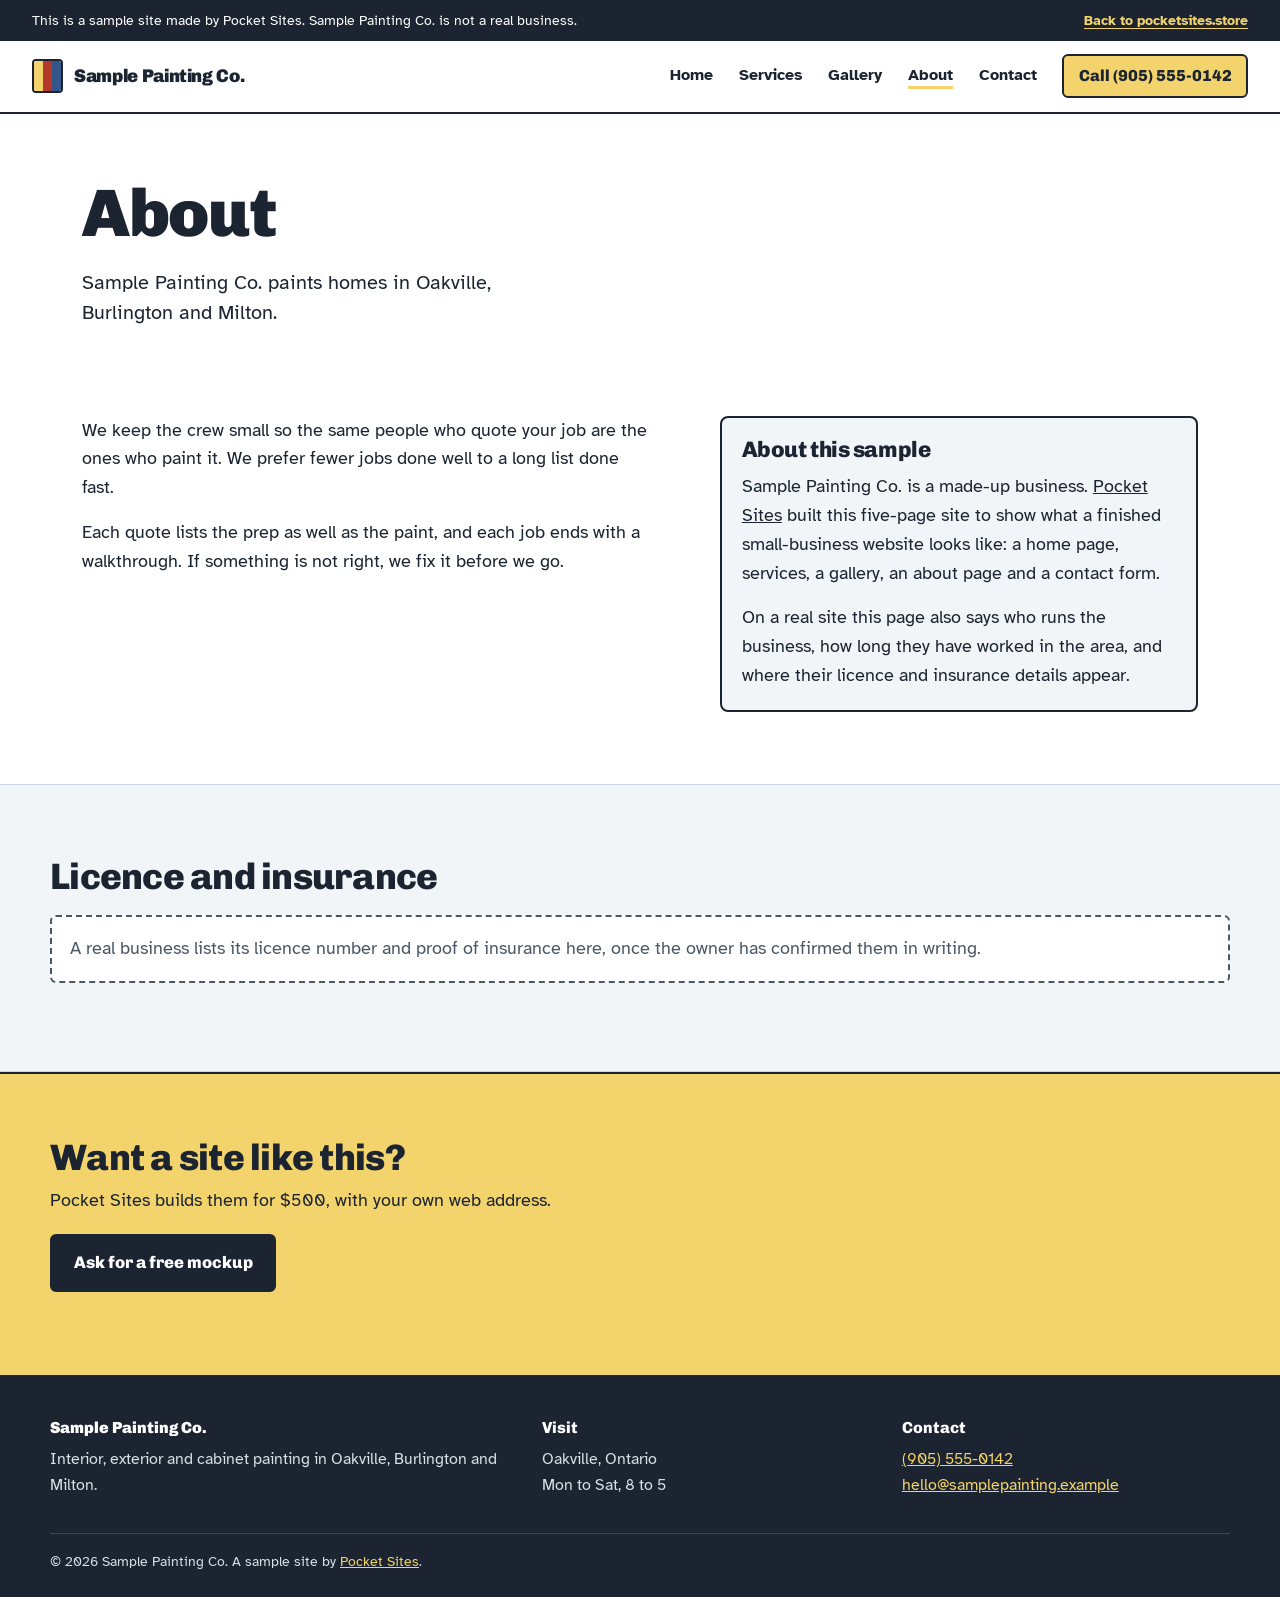
<file: sample/about.html>
<!doctype html>
<html lang="en-CA">
<head>
  <meta charset="utf-8">
  <meta name="viewport" content="width=device-width, initial-scale=1">
  <title>About | Sample Painting Co.</title>
  <meta name="description" content="About Sample Painting Co., a sample site made by Pocket Sites.">
  <meta name="robots" content="noindex">
  <meta name="theme-color" content="#1B2430">
  <link rel="icon" href="../favicon.svg" type="image/svg+xml">
  <link rel="preconnect" href="https://fonts.googleapis.com">
  <link rel="preconnect" href="https://fonts.gstatic.com" crossorigin>
  <link href="https://fonts.googleapis.com/css2?family=Chivo:ital,wght@0,400;0,700;0,800;0,900;1,400&family=Atkinson+Hyperlegible:ital,wght@0,400;0,700;1,400&display=swap" rel="stylesheet">
  <link rel="stylesheet" href="sample.css">
</head>
<body>
  <div class="samplebar">
    <p>This is a sample site made by Pocket Sites. Sample Painting Co. is not a real business.</p>
    <a href="../">Back to pocketsites.store</a>
  </div>

  <header class="site-head">
    <a class="brand" href="index.html" aria-label="Sample Painting Co., home">
      <span class="chipmark" aria-hidden="true"><i></i><i></i><i></i></span>
      <span class="brand-name">Sample Painting Co.</span>
    </a>
    <button class="menu-btn" type="button" aria-expanded="false" aria-controls="site-nav"><span class="bars" aria-hidden="true"></span><span class="sr">Menu</span></button>
    <nav id="site-nav" aria-label="Main"><a href="index.html">Home</a><a href="services.html">Services</a><a href="gallery.html">Gallery</a><a href="about.html" aria-current="page">About</a><a href="contact.html">Contact</a><a class="call-link" href="tel:+19055550142">Call (905) 555-0142</a></nav>
  </header>

  <main id="main">

    <section class="page-head">
      <h1>About</h1>
      <p class="lede">Sample Painting Co. paints homes in Oakville, Burlington and Milton.</p>
    </section>

    <section class="block about">
      <div class="about-text">
        <p>We keep the crew small so the same people who quote your job are the ones who paint it. We prefer fewer jobs done well to a long list done fast.</p>
        <p>Each quote lists the prep as well as the paint, and each job ends with a walkthrough. If something is not right, we fix it before we go.</p>
      </div>
      <aside class="note">
        <h2>About this sample</h2>
        <p>Sample Painting Co. is a made-up business. <a href="../">Pocket Sites</a> built this five-page site to show what a finished small-business website looks like: a home page, services, a gallery, an about page and a contact form.</p>
        <p>On a real site this page also says who runs the business, how long they have worked in the area, and where their licence and insurance details appear.</p>
      </aside>
    </section>

    <section class="block block-soft">
      <h2>Licence and insurance</h2>
      <p class="placeholder">A real business lists its licence number and proof of insurance here, once the owner has confirmed them in writing.</p>
    </section>

    <section class="cta">
      <h2>Want a site like this?</h2>
      <p>Pocket Sites builds them for $500, with your own web address.</p>
      <p><a class="btn btn-dark" href="../#ask">Ask for a free mockup</a></p>
    </section>
  </main>

  <footer class="site-foot">
    <div class="foot-grid">
      <div>
        <p class="foot-brand">Sample Painting Co.</p>
        <p>Interior, exterior and cabinet painting in Oakville, Burlington and Milton.</p>
      </div>
      <div>
        <p class="foot-h">Visit</p>
        <p>Oakville, Ontario<br>Mon to Sat, 8 to 5</p>
      </div>
      <div>
        <p class="foot-h">Contact</p>
        <p><a href="tel:+19055550142">(905) 555-0142</a><br><a href="mailto:hello@samplepainting.example">hello@samplepainting.example</a></p>
      </div>
    </div>
    <p class="legal">© 2026 Sample Painting Co. A sample site by <a href="../">Pocket Sites</a>.</p>
  </footer>

  <div class="callbar"><a class="cb-call" href="tel:+19055550142">Call</a><a class="cb-quote" href="contact.html">Get a quote</a></div>

  <script src="sample.js"></script>
</body>
</html>
</file>
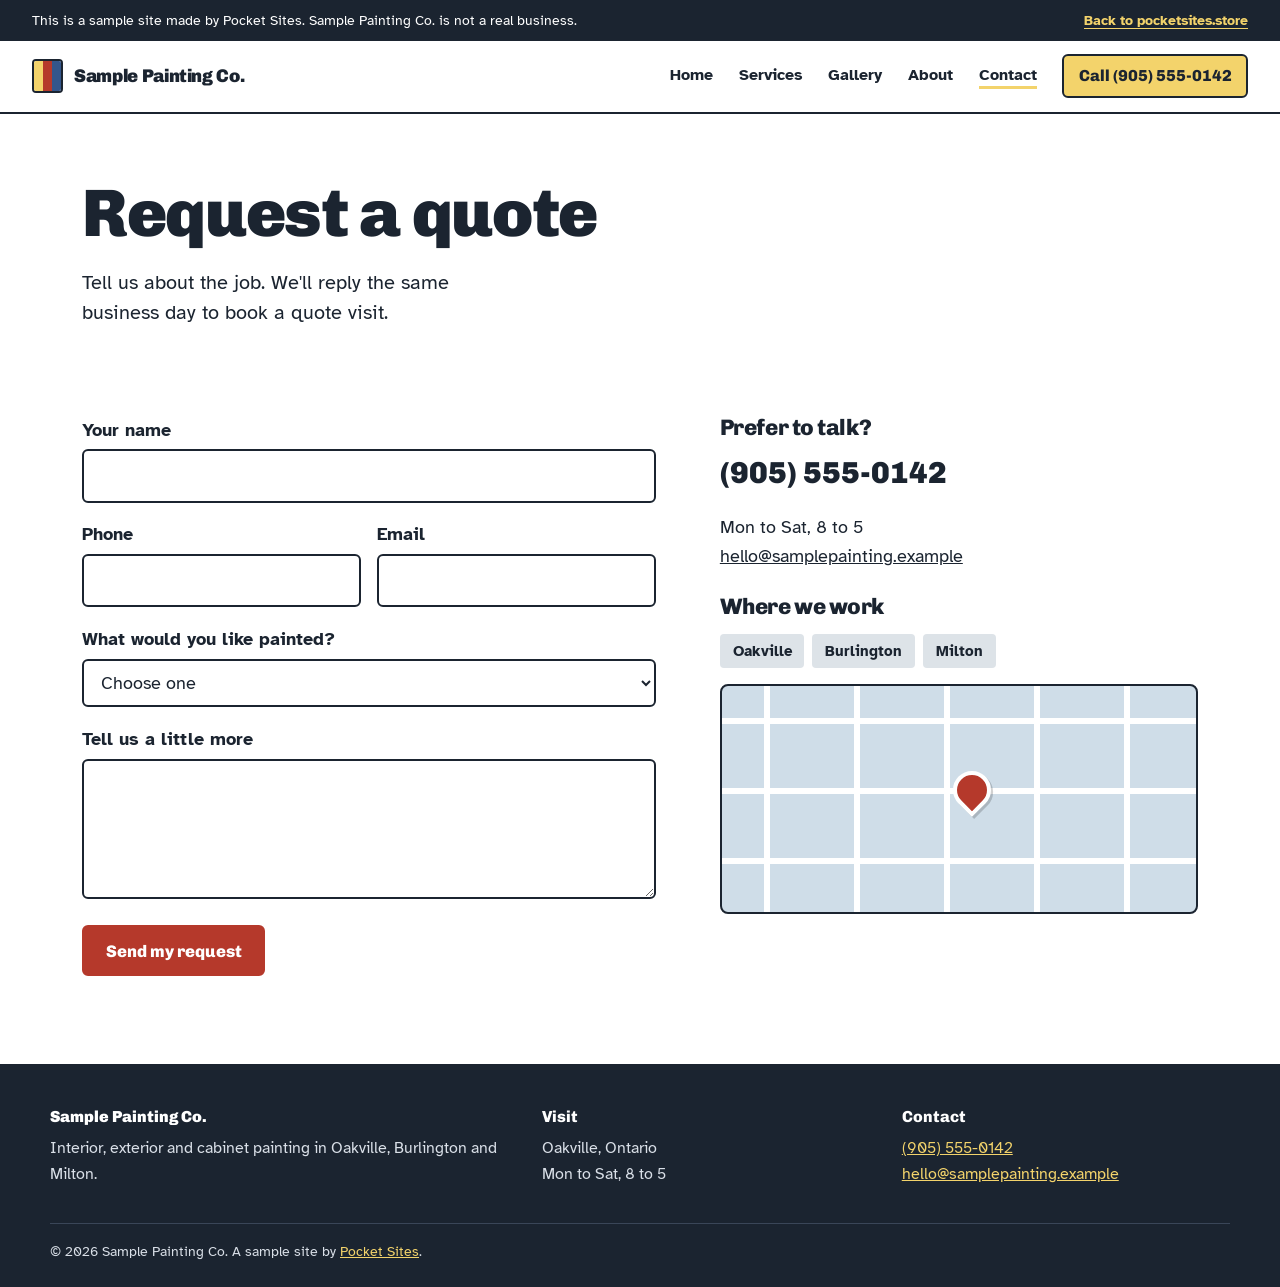
<file: sample/contact.html>
<!doctype html>
<html lang="en-CA">
<head>
  <meta charset="utf-8">
  <meta name="viewport" content="width=device-width, initial-scale=1">
  <title>Request a quote | Sample Painting Co.</title>
  <meta name="description" content="Request a quote for interior, exterior or cabinet painting.">
  <meta name="robots" content="noindex">
  <meta name="theme-color" content="#1B2430">
  <link rel="icon" href="../favicon.svg" type="image/svg+xml">
  <link rel="preconnect" href="https://fonts.googleapis.com">
  <link rel="preconnect" href="https://fonts.gstatic.com" crossorigin>
  <link href="https://fonts.googleapis.com/css2?family=Chivo:ital,wght@0,400;0,700;0,800;0,900;1,400&family=Atkinson+Hyperlegible:ital,wght@0,400;0,700;1,400&display=swap" rel="stylesheet">
  <link rel="stylesheet" href="sample.css">
</head>
<body>
  <div class="samplebar">
    <p>This is a sample site made by Pocket Sites. Sample Painting Co. is not a real business.</p>
    <a href="../">Back to pocketsites.store</a>
  </div>

  <header class="site-head">
    <a class="brand" href="index.html" aria-label="Sample Painting Co., home">
      <span class="chipmark" aria-hidden="true"><i></i><i></i><i></i></span>
      <span class="brand-name">Sample Painting Co.</span>
    </a>
    <button class="menu-btn" type="button" aria-expanded="false" aria-controls="site-nav"><span class="bars" aria-hidden="true"></span><span class="sr">Menu</span></button>
    <nav id="site-nav" aria-label="Main"><a href="index.html">Home</a><a href="services.html">Services</a><a href="gallery.html">Gallery</a><a href="about.html">About</a><a href="contact.html" aria-current="page">Contact</a><a class="call-link" href="tel:+19055550142">Call (905) 555-0142</a></nav>
  </header>

  <main id="main">

    <section class="page-head">
      <h1>Request a quote</h1>
      <p class="lede">Tell us about the job. We'll reply the same business day to book a quote visit.</p>
    </section>

    <section class="block contact">
      <form id="quote" class="quote-form" novalidate>
        <div class="field">
          <label for="q-name">Your name</label>
          <input id="q-name" name="name" type="text" autocomplete="name" required>
        </div>
        <div class="row">
          <div class="field">
            <label for="q-phone">Phone</label>
            <input id="q-phone" name="phone" type="tel" autocomplete="tel" required>
          </div>
          <div class="field">
            <label for="q-email">Email</label>
            <input id="q-email" name="email" type="email" autocomplete="email" required>
          </div>
        </div>
        <div class="field">
          <label for="q-what">What would you like painted?</label>
          <select id="q-what" name="what" required>
            <option value="">Choose one</option>
            <option>Interior rooms</option>
            <option>Exterior</option>
            <option>Kitchen cabinets</option>
            <option>Something else</option>
          </select>
        </div>
        <div class="field">
          <label for="q-msg">Tell us a little more</label>
          <textarea id="q-msg" name="message" rows="4"></textarea>
        </div>
        <button class="btn btn-main" type="submit">Send my request</button>
        <p class="form-note" id="form-note" role="status"></p>
      </form>

      <aside class="contact-side">
        <h2>Prefer to talk?</h2>
        <p><a class="phone-big" href="tel:+19055550142">(905) 555-0142</a></p>
        <p>Mon to Sat, 8 to 5<br><a href="mailto:hello@samplepainting.example">hello@samplepainting.example</a></p>
        <h2>Where we work</h2>
        <div class="areas"><span>Oakville</span><span>Burlington</span><span>Milton</span></div>
        <div class="map" role="img" aria-label="A simple map with a pin on Oakville"></div>
      </aside>
    </section>
  </main>

  <footer class="site-foot">
    <div class="foot-grid">
      <div>
        <p class="foot-brand">Sample Painting Co.</p>
        <p>Interior, exterior and cabinet painting in Oakville, Burlington and Milton.</p>
      </div>
      <div>
        <p class="foot-h">Visit</p>
        <p>Oakville, Ontario<br>Mon to Sat, 8 to 5</p>
      </div>
      <div>
        <p class="foot-h">Contact</p>
        <p><a href="tel:+19055550142">(905) 555-0142</a><br><a href="mailto:hello@samplepainting.example">hello@samplepainting.example</a></p>
      </div>
    </div>
    <p class="legal">© 2026 Sample Painting Co. A sample site by <a href="../">Pocket Sites</a>.</p>
  </footer>

  <div class="callbar"><a class="cb-call" href="tel:+19055550142">Call</a><a class="cb-quote" href="contact.html">Get a quote</a></div>

  <script src="sample.js"></script>
</body>
</html>
</file>
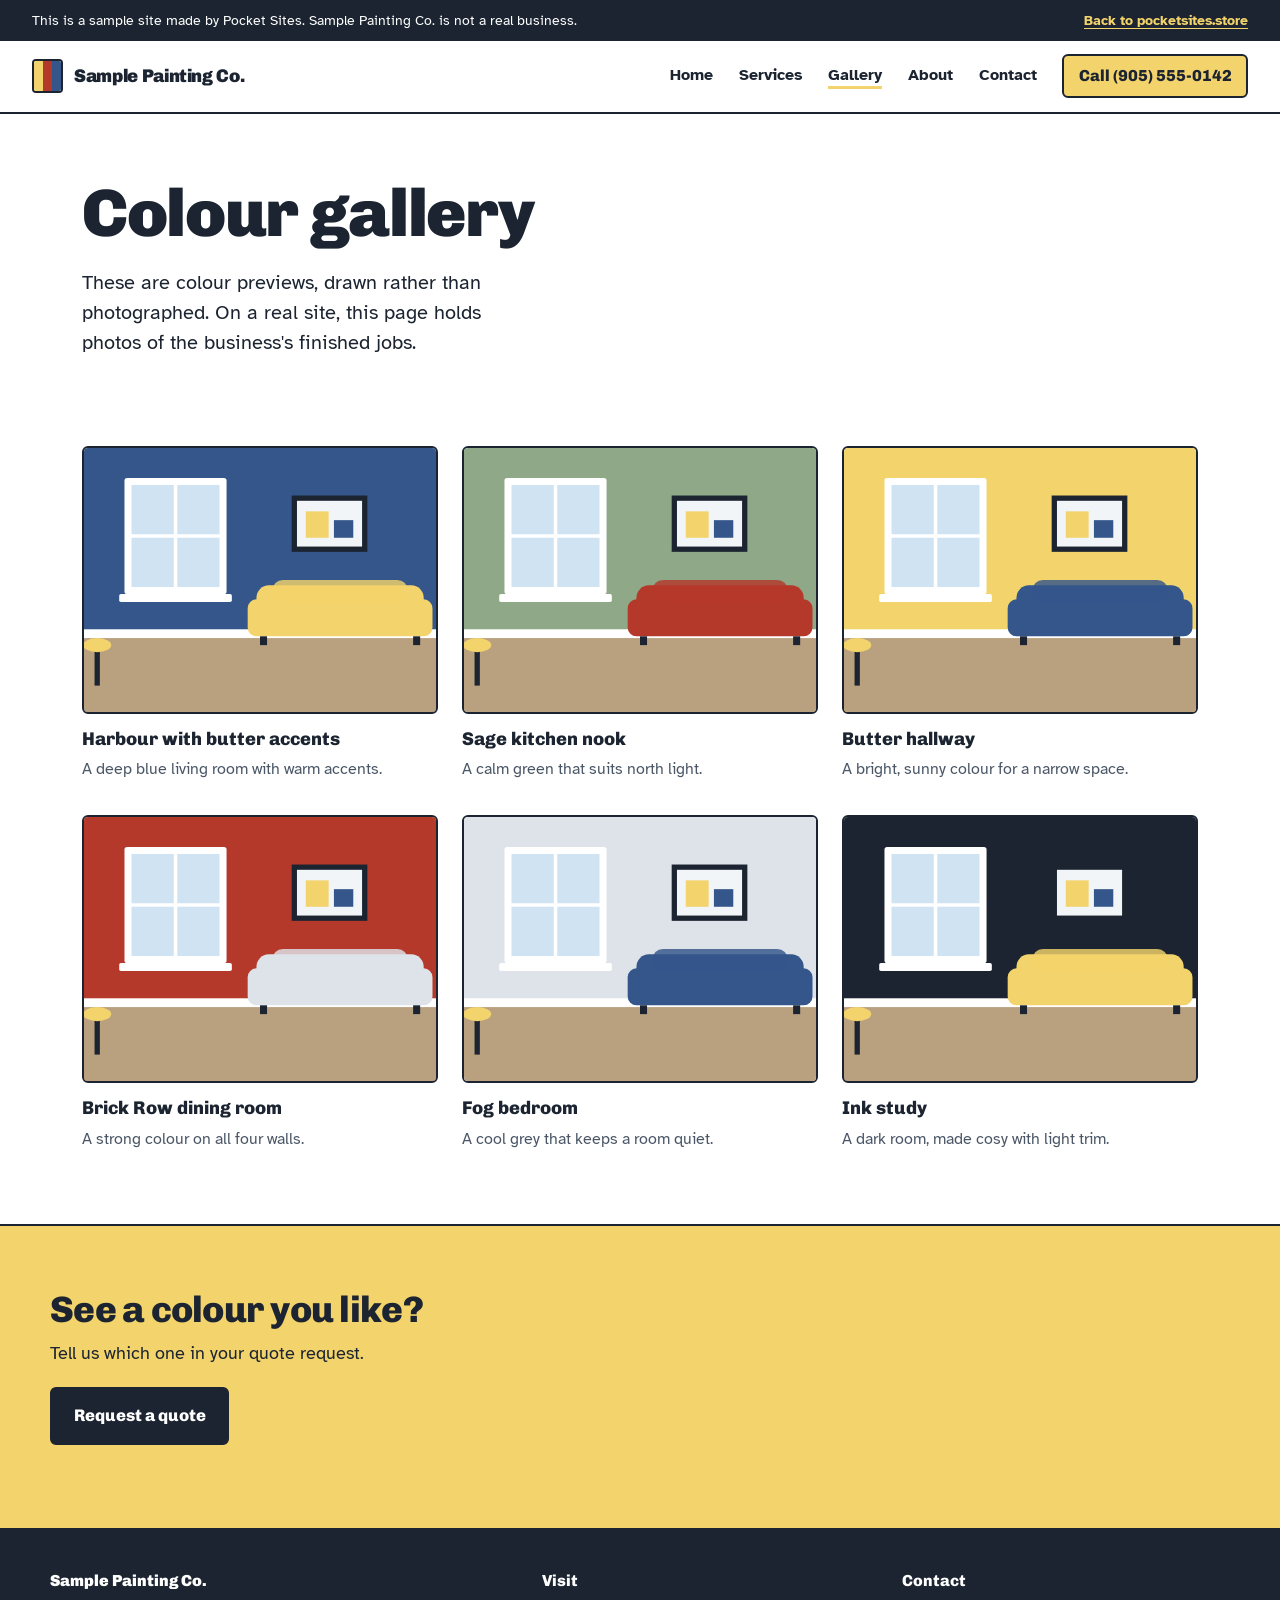
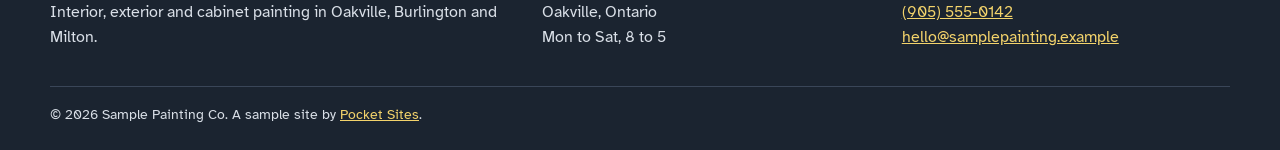
<file: sample/gallery.html>
<!doctype html>
<html lang="en-CA">
<head>
  <meta charset="utf-8">
  <meta name="viewport" content="width=device-width, initial-scale=1">
  <title>Colour gallery | Sample Painting Co.</title>
  <meta name="description" content="Colour previews of finished rooms.">
  <meta name="robots" content="noindex">
  <meta name="theme-color" content="#1B2430">
  <link rel="icon" href="../favicon.svg" type="image/svg+xml">
  <link rel="preconnect" href="https://fonts.googleapis.com">
  <link rel="preconnect" href="https://fonts.gstatic.com" crossorigin>
  <link href="https://fonts.googleapis.com/css2?family=Chivo:ital,wght@0,400;0,700;0,800;0,900;1,400&family=Atkinson+Hyperlegible:ital,wght@0,400;0,700;1,400&display=swap" rel="stylesheet">
  <link rel="stylesheet" href="sample.css">
</head>
<body>
  <div class="samplebar">
    <p>This is a sample site made by Pocket Sites. Sample Painting Co. is not a real business.</p>
    <a href="../">Back to pocketsites.store</a>
  </div>

  <header class="site-head">
    <a class="brand" href="index.html" aria-label="Sample Painting Co., home">
      <span class="chipmark" aria-hidden="true"><i></i><i></i><i></i></span>
      <span class="brand-name">Sample Painting Co.</span>
    </a>
    <button class="menu-btn" type="button" aria-expanded="false" aria-controls="site-nav"><span class="bars" aria-hidden="true"></span><span class="sr">Menu</span></button>
    <nav id="site-nav" aria-label="Main"><a href="index.html">Home</a><a href="services.html">Services</a><a href="gallery.html" aria-current="page">Gallery</a><a href="about.html">About</a><a href="contact.html">Contact</a><a class="call-link" href="tel:+19055550142">Call (905) 555-0142</a></nav>
  </header>

  <main id="main">

    <section class="page-head">
      <h1>Colour gallery</h1>
      <p class="lede">These are colour previews, drawn rather than photographed. On a real site, this page holds photos of the business's finished jobs.</p>
    </section>
    <section class="block">
      <ul class="gallery">
        <li><figure><svg class="room" viewBox="0 0 400 300" role="img" aria-label="Harbour with butter accents">
  <rect width="400" height="300" fill="#34568B" class="room-wall"/>
  <rect y="214" width="400" height="86" fill="#B9A07F"/>
  <rect y="206" width="400" height="10" fill="#FFFFFF"/>
  <g>
    <rect x="46" y="34" width="116" height="132" rx="3" fill="#FFFFFF"/>
    <rect x="54" y="42" width="48" height="56" fill="#CFE3F2"/><rect x="106" y="42" width="48" height="56" fill="#CFE3F2"/>
    <rect x="54" y="102" width="48" height="56" fill="#CFE3F2"/><rect x="106" y="102" width="48" height="56" fill="#CFE3F2"/>
    <rect x="40" y="166" width="128" height="9" rx="2" fill="#FFFFFF"/>
  </g>
  <g>
    <rect x="236" y="54" width="86" height="64" fill="#1B2430"/>
    <rect x="242" y="60" width="74" height="52" fill="#F2F5F7"/>
    <rect x="252" y="72" width="26" height="30" fill="#F3D36B"/><rect x="284" y="82" width="22" height="20" fill="#34568B"/>
  </g>
  <g>
    <rect class="room-sofa" x="196" y="156" width="190" height="58" rx="14" fill="#F3D36B"/>
    <rect class="room-sofa" x="186" y="172" width="30" height="42" rx="10" fill="#F3D36B"/><rect class="room-sofa" x="366" y="172" width="30" height="42" rx="10" fill="#F3D36B"/>
    <rect class="room-sofa" x="214" y="150" width="154" height="26" rx="12" fill="#F3D36B" opacity=".82"/>
    <rect x="200" y="214" width="8" height="10" fill="#1B2430"/><rect x="374" y="214" width="8" height="10" fill="#1B2430"/>
  </g>
  <g><rect x="12" y="226" width="6" height="44" fill="#1B2430"/><ellipse cx="15" cy="224" rx="16" ry="8" fill="#F3D36B"/></g>
</svg><figcaption><b>Harbour with butter accents</b><span>A deep blue living room with warm accents.</span></figcaption></figure></li>
        <li><figure><svg class="room" viewBox="0 0 400 300" role="img" aria-label="Sage kitchen nook">
  <rect width="400" height="300" fill="#8FA888" class="room-wall"/>
  <rect y="214" width="400" height="86" fill="#B9A07F"/>
  <rect y="206" width="400" height="10" fill="#FFFFFF"/>
  <g>
    <rect x="46" y="34" width="116" height="132" rx="3" fill="#FFFFFF"/>
    <rect x="54" y="42" width="48" height="56" fill="#CFE3F2"/><rect x="106" y="42" width="48" height="56" fill="#CFE3F2"/>
    <rect x="54" y="102" width="48" height="56" fill="#CFE3F2"/><rect x="106" y="102" width="48" height="56" fill="#CFE3F2"/>
    <rect x="40" y="166" width="128" height="9" rx="2" fill="#FFFFFF"/>
  </g>
  <g>
    <rect x="236" y="54" width="86" height="64" fill="#1B2430"/>
    <rect x="242" y="60" width="74" height="52" fill="#F2F5F7"/>
    <rect x="252" y="72" width="26" height="30" fill="#F3D36B"/><rect x="284" y="82" width="22" height="20" fill="#34568B"/>
  </g>
  <g>
    <rect class="room-sofa" x="196" y="156" width="190" height="58" rx="14" fill="#B5392B"/>
    <rect class="room-sofa" x="186" y="172" width="30" height="42" rx="10" fill="#B5392B"/><rect class="room-sofa" x="366" y="172" width="30" height="42" rx="10" fill="#B5392B"/>
    <rect class="room-sofa" x="214" y="150" width="154" height="26" rx="12" fill="#B5392B" opacity=".82"/>
    <rect x="200" y="214" width="8" height="10" fill="#1B2430"/><rect x="374" y="214" width="8" height="10" fill="#1B2430"/>
  </g>
  <g><rect x="12" y="226" width="6" height="44" fill="#1B2430"/><ellipse cx="15" cy="224" rx="16" ry="8" fill="#F3D36B"/></g>
</svg><figcaption><b>Sage kitchen nook</b><span>A calm green that suits north light.</span></figcaption></figure></li>
        <li><figure><svg class="room" viewBox="0 0 400 300" role="img" aria-label="Butter hallway">
  <rect width="400" height="300" fill="#F3D36B" class="room-wall"/>
  <rect y="214" width="400" height="86" fill="#B9A07F"/>
  <rect y="206" width="400" height="10" fill="#FFFFFF"/>
  <g>
    <rect x="46" y="34" width="116" height="132" rx="3" fill="#FFFFFF"/>
    <rect x="54" y="42" width="48" height="56" fill="#CFE3F2"/><rect x="106" y="42" width="48" height="56" fill="#CFE3F2"/>
    <rect x="54" y="102" width="48" height="56" fill="#CFE3F2"/><rect x="106" y="102" width="48" height="56" fill="#CFE3F2"/>
    <rect x="40" y="166" width="128" height="9" rx="2" fill="#FFFFFF"/>
  </g>
  <g>
    <rect x="236" y="54" width="86" height="64" fill="#1B2430"/>
    <rect x="242" y="60" width="74" height="52" fill="#F2F5F7"/>
    <rect x="252" y="72" width="26" height="30" fill="#F3D36B"/><rect x="284" y="82" width="22" height="20" fill="#34568B"/>
  </g>
  <g>
    <rect class="room-sofa" x="196" y="156" width="190" height="58" rx="14" fill="#34568B"/>
    <rect class="room-sofa" x="186" y="172" width="30" height="42" rx="10" fill="#34568B"/><rect class="room-sofa" x="366" y="172" width="30" height="42" rx="10" fill="#34568B"/>
    <rect class="room-sofa" x="214" y="150" width="154" height="26" rx="12" fill="#34568B" opacity=".82"/>
    <rect x="200" y="214" width="8" height="10" fill="#1B2430"/><rect x="374" y="214" width="8" height="10" fill="#1B2430"/>
  </g>
  <g><rect x="12" y="226" width="6" height="44" fill="#1B2430"/><ellipse cx="15" cy="224" rx="16" ry="8" fill="#F3D36B"/></g>
</svg><figcaption><b>Butter hallway</b><span>A bright, sunny colour for a narrow space.</span></figcaption></figure></li>
        <li><figure><svg class="room" viewBox="0 0 400 300" role="img" aria-label="Brick Row dining room">
  <rect width="400" height="300" fill="#B5392B" class="room-wall"/>
  <rect y="214" width="400" height="86" fill="#B9A07F"/>
  <rect y="206" width="400" height="10" fill="#FFFFFF"/>
  <g>
    <rect x="46" y="34" width="116" height="132" rx="3" fill="#FFFFFF"/>
    <rect x="54" y="42" width="48" height="56" fill="#CFE3F2"/><rect x="106" y="42" width="48" height="56" fill="#CFE3F2"/>
    <rect x="54" y="102" width="48" height="56" fill="#CFE3F2"/><rect x="106" y="102" width="48" height="56" fill="#CFE3F2"/>
    <rect x="40" y="166" width="128" height="9" rx="2" fill="#FFFFFF"/>
  </g>
  <g>
    <rect x="236" y="54" width="86" height="64" fill="#1B2430"/>
    <rect x="242" y="60" width="74" height="52" fill="#F2F5F7"/>
    <rect x="252" y="72" width="26" height="30" fill="#F3D36B"/><rect x="284" y="82" width="22" height="20" fill="#34568B"/>
  </g>
  <g>
    <rect class="room-sofa" x="196" y="156" width="190" height="58" rx="14" fill="#DDE3E8"/>
    <rect class="room-sofa" x="186" y="172" width="30" height="42" rx="10" fill="#DDE3E8"/><rect class="room-sofa" x="366" y="172" width="30" height="42" rx="10" fill="#DDE3E8"/>
    <rect class="room-sofa" x="214" y="150" width="154" height="26" rx="12" fill="#DDE3E8" opacity=".82"/>
    <rect x="200" y="214" width="8" height="10" fill="#1B2430"/><rect x="374" y="214" width="8" height="10" fill="#1B2430"/>
  </g>
  <g><rect x="12" y="226" width="6" height="44" fill="#1B2430"/><ellipse cx="15" cy="224" rx="16" ry="8" fill="#F3D36B"/></g>
</svg><figcaption><b>Brick Row dining room</b><span>A strong colour on all four walls.</span></figcaption></figure></li>
        <li><figure><svg class="room" viewBox="0 0 400 300" role="img" aria-label="Fog bedroom">
  <rect width="400" height="300" fill="#DDE3E8" class="room-wall"/>
  <rect y="214" width="400" height="86" fill="#B9A07F"/>
  <rect y="206" width="400" height="10" fill="#FFFFFF"/>
  <g>
    <rect x="46" y="34" width="116" height="132" rx="3" fill="#FFFFFF"/>
    <rect x="54" y="42" width="48" height="56" fill="#CFE3F2"/><rect x="106" y="42" width="48" height="56" fill="#CFE3F2"/>
    <rect x="54" y="102" width="48" height="56" fill="#CFE3F2"/><rect x="106" y="102" width="48" height="56" fill="#CFE3F2"/>
    <rect x="40" y="166" width="128" height="9" rx="2" fill="#FFFFFF"/>
  </g>
  <g>
    <rect x="236" y="54" width="86" height="64" fill="#1B2430"/>
    <rect x="242" y="60" width="74" height="52" fill="#F2F5F7"/>
    <rect x="252" y="72" width="26" height="30" fill="#F3D36B"/><rect x="284" y="82" width="22" height="20" fill="#34568B"/>
  </g>
  <g>
    <rect class="room-sofa" x="196" y="156" width="190" height="58" rx="14" fill="#34568B"/>
    <rect class="room-sofa" x="186" y="172" width="30" height="42" rx="10" fill="#34568B"/><rect class="room-sofa" x="366" y="172" width="30" height="42" rx="10" fill="#34568B"/>
    <rect class="room-sofa" x="214" y="150" width="154" height="26" rx="12" fill="#34568B" opacity=".82"/>
    <rect x="200" y="214" width="8" height="10" fill="#1B2430"/><rect x="374" y="214" width="8" height="10" fill="#1B2430"/>
  </g>
  <g><rect x="12" y="226" width="6" height="44" fill="#1B2430"/><ellipse cx="15" cy="224" rx="16" ry="8" fill="#F3D36B"/></g>
</svg><figcaption><b>Fog bedroom</b><span>A cool grey that keeps a room quiet.</span></figcaption></figure></li>
        <li><figure><svg class="room" viewBox="0 0 400 300" role="img" aria-label="Ink study">
  <rect width="400" height="300" fill="#1B2430" class="room-wall"/>
  <rect y="214" width="400" height="86" fill="#B9A07F"/>
  <rect y="206" width="400" height="10" fill="#FFFFFF"/>
  <g>
    <rect x="46" y="34" width="116" height="132" rx="3" fill="#FFFFFF"/>
    <rect x="54" y="42" width="48" height="56" fill="#CFE3F2"/><rect x="106" y="42" width="48" height="56" fill="#CFE3F2"/>
    <rect x="54" y="102" width="48" height="56" fill="#CFE3F2"/><rect x="106" y="102" width="48" height="56" fill="#CFE3F2"/>
    <rect x="40" y="166" width="128" height="9" rx="2" fill="#FFFFFF"/>
  </g>
  <g>
    <rect x="236" y="54" width="86" height="64" fill="#1B2430"/>
    <rect x="242" y="60" width="74" height="52" fill="#F2F5F7"/>
    <rect x="252" y="72" width="26" height="30" fill="#F3D36B"/><rect x="284" y="82" width="22" height="20" fill="#34568B"/>
  </g>
  <g>
    <rect class="room-sofa" x="196" y="156" width="190" height="58" rx="14" fill="#F3D36B"/>
    <rect class="room-sofa" x="186" y="172" width="30" height="42" rx="10" fill="#F3D36B"/><rect class="room-sofa" x="366" y="172" width="30" height="42" rx="10" fill="#F3D36B"/>
    <rect class="room-sofa" x="214" y="150" width="154" height="26" rx="12" fill="#F3D36B" opacity=".82"/>
    <rect x="200" y="214" width="8" height="10" fill="#1B2430"/><rect x="374" y="214" width="8" height="10" fill="#1B2430"/>
  </g>
  <g><rect x="12" y="226" width="6" height="44" fill="#1B2430"/><ellipse cx="15" cy="224" rx="16" ry="8" fill="#F3D36B"/></g>
</svg><figcaption><b>Ink study</b><span>A dark room, made cosy with light trim.</span></figcaption></figure></li>
      </ul>
    </section>
    <section class="cta">
      <h2>See a colour you like?</h2>
      <p>Tell us which one in your quote request.</p>
      <p><a class="btn btn-dark" href="contact.html">Request a quote</a></p>
    </section>
  </main>

  <footer class="site-foot">
    <div class="foot-grid">
      <div>
        <p class="foot-brand">Sample Painting Co.</p>
        <p>Interior, exterior and cabinet painting in Oakville, Burlington and Milton.</p>
      </div>
      <div>
        <p class="foot-h">Visit</p>
        <p>Oakville, Ontario<br>Mon to Sat, 8 to 5</p>
      </div>
      <div>
        <p class="foot-h">Contact</p>
        <p><a href="tel:+19055550142">(905) 555-0142</a><br><a href="mailto:hello@samplepainting.example">hello@samplepainting.example</a></p>
      </div>
    </div>
    <p class="legal">© 2026 Sample Painting Co. A sample site by <a href="../">Pocket Sites</a>.</p>
  </footer>

  <div class="callbar"><a class="cb-call" href="tel:+19055550142">Call</a><a class="cb-quote" href="contact.html">Get a quote</a></div>

  <script src="sample.js"></script>
</body>
</html>
</file>
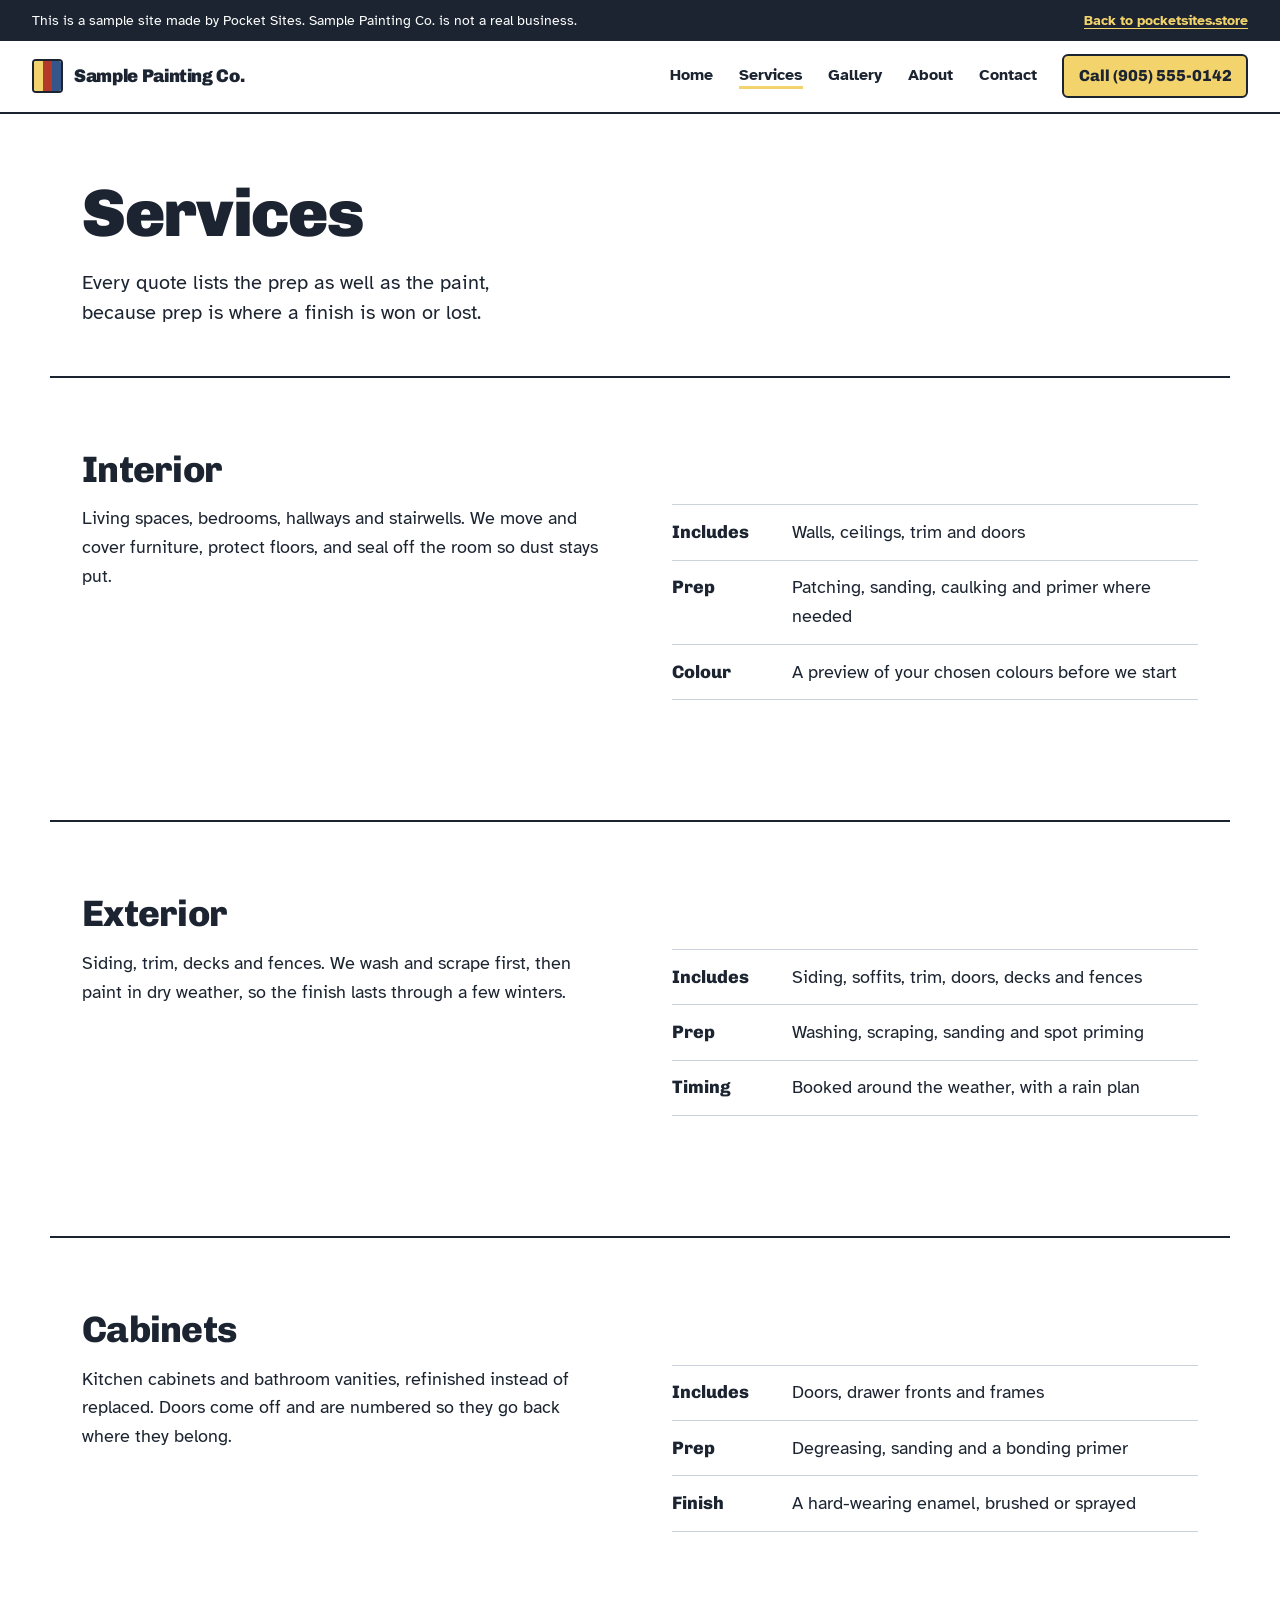
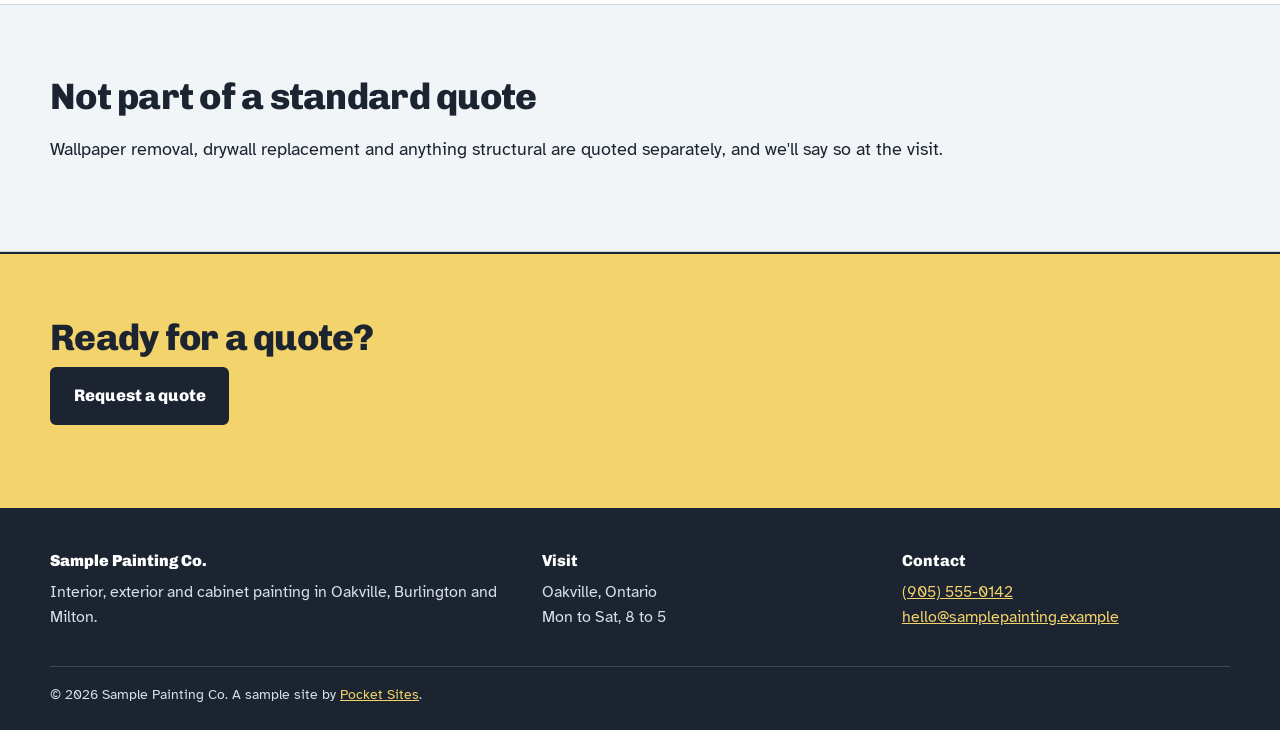
<file: sample/services.html>
<!doctype html>
<html lang="en-CA">
<head>
  <meta charset="utf-8">
  <meta name="viewport" content="width=device-width, initial-scale=1">
  <title>Services | Sample Painting Co.</title>
  <meta name="description" content="Interior, exterior and cabinet painting, with prep included in every quote.">
  <meta name="robots" content="noindex">
  <meta name="theme-color" content="#1B2430">
  <link rel="icon" href="../favicon.svg" type="image/svg+xml">
  <link rel="preconnect" href="https://fonts.googleapis.com">
  <link rel="preconnect" href="https://fonts.gstatic.com" crossorigin>
  <link href="https://fonts.googleapis.com/css2?family=Chivo:ital,wght@0,400;0,700;0,800;0,900;1,400&family=Atkinson+Hyperlegible:ital,wght@0,400;0,700;1,400&display=swap" rel="stylesheet">
  <link rel="stylesheet" href="sample.css">
</head>
<body>
  <div class="samplebar">
    <p>This is a sample site made by Pocket Sites. Sample Painting Co. is not a real business.</p>
    <a href="../">Back to pocketsites.store</a>
  </div>

  <header class="site-head">
    <a class="brand" href="index.html" aria-label="Sample Painting Co., home">
      <span class="chipmark" aria-hidden="true"><i></i><i></i><i></i></span>
      <span class="brand-name">Sample Painting Co.</span>
    </a>
    <button class="menu-btn" type="button" aria-expanded="false" aria-controls="site-nav"><span class="bars" aria-hidden="true"></span><span class="sr">Menu</span></button>
    <nav id="site-nav" aria-label="Main"><a href="index.html">Home</a><a href="services.html" aria-current="page">Services</a><a href="gallery.html">Gallery</a><a href="about.html">About</a><a href="contact.html">Contact</a><a class="call-link" href="tel:+19055550142">Call (905) 555-0142</a></nav>
  </header>

  <main id="main">

    <section class="page-head">
      <h1>Services</h1>
      <p class="lede">Every quote lists the prep as well as the paint, because prep is where a finish is won or lost.</p>
    </section>

    <section class="block service" id="interior" aria-labelledby="int-h">
      <h2 id="int-h">Interior</h2>
      <div class="svc-grid">
        <p>Living spaces, bedrooms, hallways and stairwells. We move and cover furniture, protect floors, and seal off the room so dust stays put.</p>
        <dl class="facts">
          <div><dt>Includes</dt><dd>Walls, ceilings, trim and doors</dd></div>
          <div><dt>Prep</dt><dd>Patching, sanding, caulking and primer where needed</dd></div>
          <div><dt>Colour</dt><dd>A preview of your chosen colours before we start</dd></div>
        </dl>
      </div>
    </section>

    <section class="block service" id="exterior" aria-labelledby="ext-h">
      <h2 id="ext-h">Exterior</h2>
      <div class="svc-grid">
        <p>Siding, trim, decks and fences. We wash and scrape first, then paint in dry weather, so the finish lasts through a few winters.</p>
        <dl class="facts">
          <div><dt>Includes</dt><dd>Siding, soffits, trim, doors, decks and fences</dd></div>
          <div><dt>Prep</dt><dd>Washing, scraping, sanding and spot priming</dd></div>
          <div><dt>Timing</dt><dd>Booked around the weather, with a rain plan</dd></div>
        </dl>
      </div>
    </section>

    <section class="block service" id="cabinets" aria-labelledby="cab-h">
      <h2 id="cab-h">Cabinets</h2>
      <div class="svc-grid">
        <p>Kitchen cabinets and bathroom vanities, refinished instead of replaced. Doors come off and are numbered so they go back where they belong.</p>
        <dl class="facts">
          <div><dt>Includes</dt><dd>Doors, drawer fronts and frames</dd></div>
          <div><dt>Prep</dt><dd>Degreasing, sanding and a bonding primer</dd></div>
          <div><dt>Finish</dt><dd>A hard-wearing enamel, brushed or sprayed</dd></div>
        </dl>
      </div>
    </section>

    <section class="block block-soft">
      <h2>Not part of a standard quote</h2>
      <p>Wallpaper removal, drywall replacement and anything structural are quoted separately, and we'll say so at the visit.</p>
    </section>

    <section class="cta">
      <h2>Ready for a quote?</h2>
      <p><a class="btn btn-dark" href="contact.html">Request a quote</a></p>
    </section>
  </main>

  <footer class="site-foot">
    <div class="foot-grid">
      <div>
        <p class="foot-brand">Sample Painting Co.</p>
        <p>Interior, exterior and cabinet painting in Oakville, Burlington and Milton.</p>
      </div>
      <div>
        <p class="foot-h">Visit</p>
        <p>Oakville, Ontario<br>Mon to Sat, 8 to 5</p>
      </div>
      <div>
        <p class="foot-h">Contact</p>
        <p><a href="tel:+19055550142">(905) 555-0142</a><br><a href="mailto:hello@samplepainting.example">hello@samplepainting.example</a></p>
      </div>
    </div>
    <p class="legal">© 2026 Sample Painting Co. A sample site by <a href="../">Pocket Sites</a>.</p>
  </footer>

  <div class="callbar"><a class="cb-call" href="tel:+19055550142">Call</a><a class="cb-quote" href="contact.html">Get a quote</a></div>

  <script src="sample.js"></script>
</body>
</html>
</file>
<file: styles.css>
:root {
  --ink: #121A2B;
  --sheet: #EEF1F4;
  --paper: #FFFFFF;
  --tape: #FFC61A;
  --red: #C8321F;
  --denim: #2C4A7A;
  --rule: #C9D1DB;
  --muted: #4A566B;

  --display: "Archivo", "Arial Narrow", Arial, sans-serif;
  --text: "Atkinson Hyperlegible", "Segoe UI", Verdana, sans-serif;

  --gutter: clamp(1rem, 4vw, 2.5rem);
}

* { box-sizing: border-box; }

html { scroll-behavior: smooth; -webkit-text-size-adjust: 100%; }

body {
  margin: 0;
  background: var(--sheet);
  color: var(--ink);
  font-family: var(--text);
  font-size: 1.125rem;
  line-height: 1.6;
}

img, svg { max-width: 100%; display: block; }

a { color: inherit; }

:focus-visible {
  outline: 3px solid var(--denim);
  outline-offset: 3px;
  border-radius: 2px;
}

[hidden] { display: none !important; }

.wrap {
  width: min(1120px, 100% - var(--gutter) * 2);
  margin-inline: auto;
}

h1, h2, h3 {
  font-family: var(--display);
  line-height: 1.05;
  margin: 0;
  text-wrap: balance;
}

h1 {
  font-size: clamp(2.7rem, 7vw, 5rem);
  font-weight: 850;
  font-stretch: 112%;
  letter-spacing: -0.025em;
}

h2 {
  font-size: clamp(1.8rem, 3.6vw, 2.7rem);
  font-weight: 800;
  font-stretch: 104%;
  letter-spacing: -0.02em;
}

h3 {
  font-size: 1.2rem;
  font-weight: 750;
  font-stretch: 100%;
  letter-spacing: -0.005em;
}

p { margin: 0 0 1rem; max-width: 62ch; }

/* tape-measure strip: the one piece of chrome borrowed from the trades */
.tape {
  height: 22px;
  background:
    repeating-linear-gradient(90deg, var(--ink) 0 2px, transparent 2px 12px) bottom / 100% 9px no-repeat,
    repeating-linear-gradient(90deg, var(--ink) 0 2px, transparent 2px 60px) bottom / 100% 17px no-repeat,
    var(--tape);
}

.top {
  width: min(1120px, 100% - var(--gutter) * 2);
  margin-inline: auto;
  display: flex;
  align-items: center;
  gap: 1.5rem;
  padding: 1.1rem 0;
}

.top nav { display: flex; gap: 1.5rem; margin-left: auto; }
.top nav a { text-decoration: none; font-size: 1rem; }
.top nav a:hover { text-decoration: underline; text-underline-offset: 4px; }

.mark {
  font-family: var(--display);
  font-weight: 850;
  font-stretch: 112%;
  font-size: 1.35rem;
  letter-spacing: -0.03em;
  text-decoration: none;
}
.mark span { font-weight: 400; font-stretch: 100%; }

.btn {
  display: inline-block;
  background: var(--tape);
  color: var(--ink);
  font-family: var(--display);
  font-weight: 750;
  font-stretch: 100%;
  font-size: 1.05rem;
  padding: 0.85rem 1.4rem;
  border: 2px solid var(--ink);
  border-radius: 4px;
  text-decoration: none;
  transition: background-color 0.15s;
}
.btn:hover { background: #FFD84D; }
.btn-small { padding: 0.5rem 0.9rem; font-size: 0.95rem; }

.textlink {
  font-weight: 700;
  text-underline-offset: 5px;
  text-decoration-thickness: 2px;
}

.actions {
  display: flex;
  flex-wrap: wrap;
  align-items: center;
  gap: 1.25rem 1.75rem;
  margin: 1.75rem 0 0.75rem;
}

.fine { color: var(--muted); font-size: 0.95rem; }

/* ---------- scroll story: pinned phone + the seven fixes ---------- */
.story {
  width: min(1120px, 100% - var(--gutter) * 2);
  margin-inline: auto;
  display: grid;
  grid-template-columns: minmax(0, 1fr) minmax(0, 1fr);
  column-gap: clamp(2rem, 5vw, 4rem);
}

.hero-copy {
  grid-column: 1;
  grid-row: 1;
  padding: clamp(2rem, 6vw, 4.5rem) 0 clamp(3rem, 8vh, 5rem);
}

.lede { font-size: 1.35rem; line-height: 1.5; margin-top: 1.5rem; max-width: 34ch; }

.fixes-head {
  grid-column: 1;
  grid-row: 2;
  padding: 3rem 0 1.5rem;
  border-top: 2px solid var(--ink);
}
.fixes-head .intro { margin-top: 1.1rem; color: var(--muted); }

.steps-scroll {
  grid-column: 1;
  grid-row: 3;
  list-style: none;
  margin: 0;
  padding: 0 0 8vh;
}

.step {
  display: flex;
  align-items: center;
  gap: 1.25rem;
  min-height: 62vh;
  padding: 2rem 0;
  border-top: 1px solid var(--rule);
  transition: border-color 0.3s;
}
.step.on { border-top-color: var(--ink); }

.step .n {
  flex: none;
  display: grid;
  place-items: center;
  width: 2.2rem;
  height: 2.2rem;
  border-radius: 50%;
  background: #9b3a2e;
  color: #fff;
  font: 700 1rem var(--display);
  align-self: center;
  transition: background-color 0.3s;
}
.step.on .n { background: var(--red); animation: bump 0.5s cubic-bezier(0.2, 0.9, 0.3, 1.3); }
@keyframes bump { 40% { transform: scale(1.35); } }

.step p { margin: 0; }

/* the strike-through draws itself left to right as each step is reached */
.step .was {
  display: inline;
  color: var(--red);
  font-size: 1.15rem;
  background: linear-gradient(currentColor, currentColor) no-repeat 0 55% / 100% 2px;
  transition: background-size 0.6s cubic-bezier(0.2, 0.8, 0.2, 1);
}
.js .step .was { background-size: 0 2px; }
.js .step.on .was, .js .step.done .was { background-size: 100% 2px; }

.step .now {
  font-family: var(--display);
  font-weight: 750;
  font-size: clamp(1.4rem, 2.6vw, 1.85rem);
  line-height: 1.15;
  margin-top: 0.5rem;
  letter-spacing: -0.01em;
  color: var(--muted);
  transition: color 0.3s;
}
.step.on .now { color: var(--ink); }

.step-end { min-height: 50vh; border-bottom: 1px solid var(--rule); }
.step-end h3 { font-size: clamp(1.8rem, 3.6vw, 2.7rem); font-weight: 800; font-stretch: 104%; margin-bottom: 0.75rem; }
.step-end p { color: var(--muted); }
.step-end .actions { margin-bottom: 0; }

/* ---------- onboarding form page ---------- */
.wrap-narrow { width: min(720px, 100% - var(--gutter) * 2); margin-inline: auto; padding: clamp(2rem, 6vw, 4rem) 0 clamp(3rem, 7vw, 5rem); }
.form-title { font-size: clamp(2.2rem, 5.5vw, 3.6rem); }
.formpage .lede { max-width: 46ch; }
.formpage .fine { margin-bottom: 2rem; }

fieldset { border: 0; border-top: 2px solid var(--ink); margin: 0 0 2.25rem; padding: 1rem 0 0; min-width: 0; }
legend {
  font-family: var(--display);
  font-weight: 800;
  font-stretch: 104%;
  font-size: 1.5rem;
  letter-spacing: -0.015em;
  padding: 0 0.75rem 0 0;
  float: left;
  width: 100%;
  margin-bottom: 1rem;
}
legend + * { clear: both; }

.field { margin-bottom: 1.25rem; }
.row { display: grid; grid-template-columns: 1fr 1fr; gap: 0 1.25rem; }
label { display: block; font-weight: 700; margin-bottom: 0.3rem; }
.need { font-weight: 400; color: var(--muted); font-size: 0.95rem; }
.hint { display: block; color: var(--muted); font-size: 0.95rem; margin-bottom: 0.4rem; }

input[type="text"], input[type="email"], input[type="tel"], select, textarea {
  width: 100%;
  font: inherit;
  color: var(--ink);
  background: var(--paper);
  border: 2px solid var(--ink);
  border-radius: 4px;
  padding: 0.65rem 0.8rem;
  min-height: 2.9rem;
}
textarea { resize: vertical; line-height: 1.5; }
input:focus-visible, select:focus-visible, textarea:focus-visible { outline: 3px solid var(--denim); outline-offset: 2px; }
input:user-invalid, select:user-invalid, textarea:user-invalid { border-color: var(--red); }

.check { display: flex; gap: 0.75rem; align-items: flex-start; margin-bottom: 1rem; }
.check input { width: 1.3rem; height: 1.3rem; margin-top: 0.25rem; accent-color: var(--ink); flex: none; }
.check label { font-weight: 400; margin: 0; }

.privacy { color: var(--muted); font-size: 0.95rem; }
.btn-quiet { background: var(--paper); cursor: pointer; }
.btn-quiet:hover { background: var(--sheet); }
button.btn { cursor: pointer; font-family: var(--display); }
.linkbtn { background: none; border: 0; padding: 0; font: inherit; font-weight: 700; cursor: pointer; text-decoration: underline; text-underline-offset: 5px; text-decoration-thickness: 2px; color: inherit; }

.review:focus { outline: none; }
.review h2 { margin-bottom: 1rem; }
.review pre {
  white-space: pre-wrap;
  word-break: break-word;
  font: inherit;
  font-size: 1rem;
  line-height: 1.55;
  background: var(--paper);
  border: 2px solid var(--ink);
  border-radius: 4px;
  padding: 1rem 1.1rem;
  margin: 1.25rem 0;
  max-height: 22rem;
  overflow: auto;
}

@media (max-width: 560px) { .row { grid-template-columns: 1fr; } }

/* ---------- sample site section ---------- */
.sample {
  display: grid;
  grid-template-columns: minmax(0, 0.8fr) minmax(0, 1.2fr);
  gap: clamp(2rem, 5vw, 4rem);
  align-items: center;
  padding: clamp(3rem, 7vw, 5.5rem) 0;
  border-top: 2px solid var(--ink);
}
.sample-copy h2 { margin-bottom: 1.2rem; }

.preview { border: 2px solid var(--ink); border-radius: 10px; overflow: hidden; background: var(--paper); --k: 0.5; }
.preview-bar { display: flex; align-items: center; gap: 6px; padding: 0.55rem 0.8rem; background: #E3E8EE; border-bottom: 2px solid var(--ink); font-size: 0.85rem; color: var(--muted); }
.preview-bar i { width: 10px; height: 10px; border-radius: 50%; background: #9aa5b5; display: block; }
.preview-bar span { margin-left: 0.6rem; background: var(--paper); border-radius: 12px; padding: 0.1rem 0.8rem; }
.preview-view { position: relative; width: 100%; height: calc(800px * var(--k)); overflow: hidden; }
.preview iframe { position: absolute; left: 0; top: 0; width: 1280px; height: 800px; border: 0; transform: scale(var(--k)); transform-origin: 0 0; background: var(--paper); }

@media (max-width: 860px) { .sample { grid-template-columns: 1fr; } }
@media (max-width: 560px) { .preview { display: none; } }

/* ---------- sections below the story ---------- */
.band-dark {
  background: var(--denim);
  color: var(--paper);
  border-block: 2px solid var(--ink);
  padding: clamp(3rem, 7vw, 5.5rem) 0;
}

.split {
  display: grid;
  grid-template-columns: minmax(0, 0.8fr) minmax(0, 1.2fr);
  gap: clamp(2rem, 6vw, 5rem);
  padding: clamp(3rem, 7vw, 5.5rem) 0;
}

.price { margin-top: 1.25rem; font-size: 1.15rem; }
.price span {
  font-family: var(--display);
  font-weight: 850;
  font-stretch: 118%;
  font-size: clamp(3.5rem, 8vw, 5.5rem);
  letter-spacing: -0.04em;
  line-height: 1;
  display: block;
}

.spec { margin: 0; border-top: 2px solid var(--ink); }
.spec > div {
  display: grid;
  grid-template-columns: minmax(0, 0.7fr) minmax(0, 1.3fr);
  gap: 0.25rem 1.5rem;
  padding: 1rem 0;
  border-bottom: 1px solid var(--rule);
}
.spec dt { font-family: var(--display); font-weight: 750; font-size: 1.1rem; }
.spec dd { margin: 0; }

.steps {
  list-style: none;
  margin: 2.5rem 0 0;
  padding: 0;
  display: grid;
  grid-template-columns: repeat(4, minmax(0, 1fr));
  gap: 2rem;
}
.steps li { border-top: 3px solid var(--tape); padding-top: 1rem; }
.steps .n {
  display: block;
  font-family: var(--display);
  font-weight: 850;
  font-stretch: 118%;
  font-size: 2.5rem;
  line-height: 1;
  color: var(--tape);
  margin-bottom: 0.6rem;
}
.steps h3 { margin-bottom: 0.4rem; }
.steps p { color: #D5DBE5; margin: 0; font-size: 1rem; }

.who { color: var(--muted); margin-top: 1.25rem; }

.faq { border-top: 2px solid var(--ink); }
.faq details { border-bottom: 1px solid var(--rule); padding: 0.25rem 0; }
.faq summary {
  cursor: pointer;
  font-family: var(--display);
  font-weight: 700;
  font-size: 1.1rem;
  padding: 0.85rem 2rem 0.85rem 0;
  list-style: none;
  position: relative;
}
.faq summary::-webkit-details-marker { display: none; }
.faq summary::after {
  content: "+";
  position: absolute;
  right: 0.25rem;
  top: 0.55rem;
  font-size: 1.6rem;
  font-weight: 400;
  line-height: 1;
}
.faq details[open] summary::after { content: "\2212"; }
.faq details p { padding-bottom: 0.9rem; margin: 0; }

.ask {
  background: var(--tape);
  border-top: 2px solid var(--ink);
  padding: clamp(3rem, 7vw, 5rem) 0;
}
.ask p { margin-top: 1rem; }
.ask .btn { background: var(--ink); color: var(--paper); }
.ask .btn:hover { background: #26324d; }
.mail { font-weight: 700; text-underline-offset: 5px; text-decoration-thickness: 2px; overflow-wrap: anywhere; }

.foot {
  width: min(1120px, 100% - var(--gutter) * 2);
  margin-inline: auto;
  display: flex;
  flex-wrap: wrap;
  align-items: baseline;
  justify-content: space-between;
  gap: 0.75rem 2rem;
  padding: 2rem 0 2.5rem;
}
.foot p { margin: 0; color: var(--muted); font-size: 0.95rem; max-width: none; }

/* ---------- small screens ---------- */
@media (max-width: 860px) {
  .top nav { display: none; }
  .top { justify-content: space-between; }

  /* block layout so the pinned phone can travel the whole story */
  .story { display: block; }
  .hero-copy { padding-bottom: 1.5rem; }

  .step { min-height: 55vh; }
  .split { grid-template-columns: 1fr; }
  .steps { grid-template-columns: repeat(2, minmax(0, 1fr)); }
}

@media (max-width: 560px) {
  body { font-size: 1.0625rem; }
  .spec > div { grid-template-columns: 1fr; }
  .steps { grid-template-columns: 1fr; }
}

@media (prefers-reduced-motion: reduce) {
  html { scroll-behavior: auto; }
  .step.on .n { animation: none; }
  .btn, .step, .step .now, .step .was, .step .n { transition: none; }
}
</file>
<file: phone.css>
/* The pinned phone, the sample site inside it, and the cursor that fixes it.
   Everything inside .phone is laid out at a fixed 380 x 760 and scaled as one piece (--s). */

.story-phone {
  grid-column: 2;
  grid-row: 1 / span 3;
  align-self: start;
  position: sticky;
  top: 18px;
  margin-top: clamp(0.25rem, 1.5vw, 1.25rem);
  display: flex;
  flex-direction: column;
  align-items: center;
  --s: 1;
}

.device-fit {
  position: relative;
  width: calc(380px * var(--s));
  height: calc(760px * var(--s));
}

.phone {
  position: absolute;
  left: 0;
  top: 0;
  width: 380px;
  height: 760px;
  transform: scale(var(--s));
  transform-origin: 0 0;
  border-radius: 60px;
  padding: 11px;
  background: linear-gradient(150deg, #46526f 0%, #1a2238 28%, #0b101e 60%, #2c3750 100%);
  box-shadow:
    inset 0 0 0 1.5px rgba(255, 255, 255, 0.22),
    inset 0 0 0 5px #070b16,
    0 46px 50px -34px rgba(18, 26, 43, 0.65);
  animation: rise 0.9s cubic-bezier(0.2, 0.8, 0.2, 1) backwards;
}
@keyframes rise { from { opacity: 0; translate: 0 28px; } }

/* hardware buttons */
.sb { position: absolute; width: 4px; border-radius: 2px; background: linear-gradient(90deg, #5a6685, #232c44); }
.sb-action { left: -3px; top: 122px; height: 30px; }
.sb-up { left: -3px; top: 176px; height: 58px; }
.sb-down { left: -3px; top: 246px; height: 58px; }
.sb-power { right: -3px; top: 204px; height: 96px; background: linear-gradient(270deg, #5a6685, #232c44); }

.bezel { position: relative; width: 100%; height: 100%; border-radius: 49px; overflow: hidden; background: #000; }
.screen {
  position: absolute;
  inset: 0;
  background: #fff;
  border-radius: 49px;
  overflow: hidden;
  font-family: system-ui, -apple-system, "Segoe UI", Roboto, sans-serif;
  color: #1c2230;
}

.island { position: absolute; top: 11px; left: 50%; width: 112px; height: 32px; margin-left: -56px; border-radius: 20px; background: #000; z-index: 9; }
.island::after { content: ""; position: absolute; right: 14px; top: 10px; width: 11px; height: 11px; border-radius: 50%; background: radial-gradient(circle at 35% 35%, #2b3a63, #0a0e1c 70%); }

.statusbar {
  position: absolute;
  top: 0; left: 0; right: 0;
  height: 50px;
  display: flex;
  align-items: flex-end;
  justify-content: space-between;
  padding: 0 28px 7px 34px;
  background: #E9EDF2;
  color: #121A2B;
  font-weight: 600;
  font-size: 15px;
  z-index: 6;
}
.sys { display: flex; align-items: center; gap: 6px; }
.sys svg { fill: currentColor; }

/* browser bar */
.chrome {
  position: absolute;
  top: 50px; left: 0; right: 0;
  background: #E9EDF2;
  padding: 0 12px 10px;
  border-bottom: 1px solid #cdd4de;
  z-index: 6;
  font-size: 12px;
}
.crow { display: flex; align-items: center; gap: 8px; }
.crow + .crow { margin-top: 6px; }
.crow > .swap { flex: 1; min-width: 0; position: relative; }
.tab { background: #fff; border-radius: 9px 9px 0 0; height: 32px; padding: 0 11px; font-weight: 600; }
.url { background: #fff; border-radius: 18px; height: 36px; padding: 0 14px; }
.swap { display: grid; }
.swap > span { grid-area: 1 / 1; display: flex; align-items: center; gap: 7px; min-width: 0; white-space: nowrap; overflow: hidden; text-overflow: ellipsis; transition: opacity 0.4s, transform 0.5s cubic-bezier(0.2, 0.8, 0.2, 1); }
.swap > .a { opacity: 0; transform: translateY(6px); }
.swap.fixed > .b, .swap.typing > .b { opacity: 0; }
.swap.fixed > .a, .swap.typing > .a { opacity: 1; transform: none; }
.fav { flex: none; width: 15px; height: 15px; border-radius: 50%; background: #9aa5b5; }
.fav-s { border-radius: 4px; background: var(--tape); color: var(--ink); font: 800 10px/15px var(--display); text-align: center; }
.lock { flex: none; width: 11px; height: 11px; border-radius: 3px; background: #6b778a; }
.url .a.caret::after { content: ""; width: 1.5px; height: 15px; background: var(--ink); margin-left: -4px; animation: blink 0.8s steps(2) infinite; }
@keyframes blink { 50% { opacity: 0; } }

/* the page inside the browser */
.viewport { position: absolute; top: 144px; left: 0; right: 0; bottom: 0; overflow: hidden; background: #fff; }
.page { position: absolute; top: 0; left: 0; right: 0; transform: translateY(var(--py, 0px)); transition: transform 3.2s cubic-bezier(0.45, 0, 0.2, 1); }

.page.fast { transition-duration: 0.6s; }
.rg-header > .b i { font-style: normal; }
.rg {
  position: relative;
  overflow: hidden;
  height: var(--hb);
  transition: height 0.8s cubic-bezier(0.2, 0.8, 0.2, 1);
}
.rg.fixed { height: var(--ha); }
.rg > .face {
  position: absolute;
  left: 0; right: 0; top: 0;
  height: 100%;
  transition: opacity 0.45s, transform 0.7s cubic-bezier(0.2, 0.8, 0.2, 1);
}
.rg > .a { opacity: 0; transform: translateY(14px); }
.rg.fixed > .a { opacity: 1; transform: none; }
.rg.fixed > .b { opacity: 0; }

/* --- before: a typical free-builder page --- */
.rg-banner > .b { background: #3b3b3b; color: #fff; font-size: 11.5px; padding: 0 46px 0 12px; display: flex; align-items: center; line-height: 1.3; }
.rg-header > .b { background: #fff; border-bottom: 1px solid #d9d9d9; padding: 0 14px; display: flex; align-items: center; justify-content: space-between; font-family: Georgia, "Times New Roman", serif; }
.rg-header > .b strong { font-size: 15px; }
.rg-header > .b span { display: flex; gap: 9px; font: 11.5px system-ui, sans-serif; color: #555; padding-right: 30px; }
.rg-hero > .b { background: linear-gradient(135deg, #b9c2cc, #8d98a5); display: grid; place-items: center; }
.rg-hero > .b span { font: 700 26px Georgia, serif; color: #fff; text-shadow: 0 1px 2px rgba(0,0,0,.25); }
.rg-contact > .b { padding: 16px 16px 0; font-size: 14px; }
.rg-contact > .b p { margin: 0 0 8px; max-width: none; }
.rg-social > .b { padding: 22px 16px 0; display: flex; gap: 9px; }
.rg-social > .b i { width: 24px; height: 24px; border-radius: 50%; background: #6b7686; display: block; }
.rg-foot > .b { padding: 22px 16px 0; font-size: 11.5px; color: #6c7482; }

/* --- after: a proper mobile site for the sample business --- */
.rg-header > .a { background: #fff; border-bottom: 2px solid var(--ink); padding: 0 14px; display: flex; align-items: center; justify-content: space-between; }
.logo { display: flex; align-items: center; gap: 9px; font: 800 15.5px/1 var(--display); color: var(--ink); letter-spacing: -0.01em; }
.logo i { width: 28px; height: 28px; border-radius: 7px; background: var(--tape); display: grid; place-items: center; font: 850 15px var(--display); font-style: normal; }
.burger { width: 40px; height: 40px; border-radius: 9px; border: 2px solid var(--ink); display: grid; place-content: center; gap: 4px; }
.burger i { display: block; width: 18px; height: 2.5px; background: var(--ink); border-radius: 2px; }

.rg-hero > .a { background: var(--denim); color: #fff; padding: 24px 18px 0; overflow: hidden; }
.rg-hero > .a h3 { font: 850 29px/1.04 var(--display); font-stretch: 108%; letter-spacing: -0.02em; max-width: 12em; }
.rg-hero > .a p { font-size: 14.5px; line-height: 1.45; margin: 12px 0 16px; max-width: 26em; color: #E3E9F3; }
.hbtns { display: flex; gap: 10px; }
.hb { display: inline-block; font: 800 14px var(--display); padding: 12px 16px; border-radius: 8px; }
.hb-y { background: var(--tape); color: var(--ink); }
.hb-g { border: 2px solid rgba(255,255,255,.7); color: #fff; padding: 10px 16px; }
.swatches { position: absolute; right: -6px; bottom: -14px; display: flex; transform: rotate(-8deg); }
.swatches i { width: 54px; height: 108px; border-radius: 9px; margin-left: -16px; border: 3px solid #fff; display: block; box-shadow: 0 3px 0 rgba(0,0,0,.12); }
.swatches i:nth-child(1) { background: #FFC61A; transform: rotate(-10deg); }
.swatches i:nth-child(2) { background: #F2EFE9; transform: rotate(-4deg); }
.swatches i:nth-child(3) { background: #C8321F; transform: rotate(2deg); }
.swatches i:nth-child(4) { background: #5C7FB5; transform: rotate(8deg); }
.swatches i:nth-child(5) { background: #121A2B; transform: rotate(14deg); }

.rg-contact > .a { padding: 14px 16px; background: #fff; }
.callcard { display: flex; align-items: center; justify-content: space-between; gap: 12px; border: 2px solid var(--ink); border-radius: 12px; padding: 14px; }
.callcard b { display: block; font: 800 16px var(--display); color: var(--ink); }
.callcard small { color: #5a6577; font-size: 12.5px; }
.callbtn { display: inline-block; background: var(--ink); color: #fff; font: 800 13.5px var(--display); padding: 11px 15px; border-radius: 8px; white-space: nowrap; }

.rg-services > .a, .rg-areas > .a { padding: 8px 16px 0; background: #fff; }
.rg h4 { margin: 0 0 8px; font: 850 19px/1.1 var(--display); color: var(--ink); letter-spacing: -0.01em; }
.svc { list-style: none; margin: 0; padding: 0; }
.svc li { display: flex; justify-content: space-between; align-items: baseline; gap: 12px; padding: 13px 0; border-top: 1px solid #d5dbe4; font-size: 14px; }
.svc b { font: 800 15.5px var(--display); color: var(--ink); }
.svc span { color: #5a6577; text-align: right; }
.chips { display: flex; flex-wrap: wrap; gap: 7px; margin: 4px 0 12px; }
.chips span { background: #E9EDF2; border-radius: 16px; padding: 6px 12px; font: 700 12.5px var(--display); color: var(--ink); }
.map {
  height: 104px; border-radius: 12px; position: relative; overflow: hidden;
  background:
    linear-gradient(90deg, transparent 49%, #fff 49% 51%, transparent 51%) 0 0 / 60px 60px,
    linear-gradient(0deg, transparent 47%, #fff 47% 53%, transparent 53%) 0 0 / 60px 52px,
    #d6e1ec;
}
.map::after { content: ""; position: absolute; left: 50%; top: 42%; width: 22px; height: 22px; margin: -11px 0 0 -11px; border-radius: 50% 50% 50% 0; transform: rotate(-45deg); background: var(--red); border: 3px solid #fff; box-shadow: 0 2px 0 rgba(0,0,0,.15); }

.rg-social > .a { padding: 20px 16px 0; display: flex; gap: 10px; background: #fff; }
.soc { display: inline-flex; align-items: center; gap: 8px; border: 2px solid var(--ink); border-radius: 22px; padding: 7px 14px 7px 8px; font: 800 13px var(--display); color: var(--ink); }
.soc i { width: 22px; height: 22px; border-radius: 50%; background: var(--denim); display: block; }
.soc:nth-child(2) i { background: var(--red); }

.rg-foot > .a { background: var(--ink); color: #D5DBE5; padding: 20px 16px 0; font-size: 12.5px; line-height: 1.5; }
.rg-foot > .a .logo { color: #fff; margin-bottom: 10px; }
.rg-foot > .a p { margin: 0 0 4px; max-width: none; }

.callbar {
  position: absolute; left: 0; right: 0; bottom: 0; z-index: 4;
  height: 84px; padding: 11px 14px 30px; display: flex; gap: 10px;
  background: #fff; border-top: 1px solid #d3dae3;
  transform: translateY(100%);
  transition: transform 0.7s cubic-bezier(0.2, 0.9, 0.3, 1.1);
}
.callbar.fixed { transform: none; }
.callbar span { flex: 1; text-align: center; font: 800 14px var(--display); padding: 11px 0; border-radius: 9px; }
.callbar .cb-a { background: var(--ink); color: #fff; }
.callbar .cb-b { background: var(--tape); color: var(--ink); }

.menu-sheet {
  position: absolute; left: 0; right: 0; top: 64px; z-index: 5;
  background: #fff; border-bottom: 2px solid var(--ink);
  padding: 0 16px;
  max-height: 0;
  overflow: hidden;
  border-bottom-width: 0;
  transition: max-height 0.55s cubic-bezier(0.2, 0.9, 0.3, 1), border-bottom-width 0.1s 0.45s;
}
.menu-sheet.open { max-height: 330px; border-bottom-width: 2px; box-shadow: 0 24px 30px -18px rgba(18, 26, 43, 0.45); }
.menu-sheet div { display: flex; justify-content: space-between; align-items: baseline; padding: 11px 0; border-top: 1px solid #d5dbe4; }
.menu-sheet div:first-child { border-top: 0; }
.menu-sheet b { font: 800 16px var(--display); color: var(--ink); }
.menu-sheet small { color: #5a6577; font-size: 12px; }

.homebar { position: absolute; left: 50%; bottom: 7px; width: 130px; height: 5px; margin-left: -65px; border-radius: 3px; background: rgba(18, 26, 43, 0.85); z-index: 12; }
.glass { position: absolute; inset: 0; border-radius: 49px; z-index: 15; pointer-events: none; background: linear-gradient(118deg, rgba(255,255,255,.17) 0%, rgba(255,255,255,0) 26%, rgba(255,255,255,0) 72%, rgba(255,255,255,.07) 100%); }

/* ---------- red markers ---------- */
.mk {
  position: absolute;
  z-index: 3;
  width: 24px; height: 24px;
  border-radius: 50%;
  background: var(--red);
  color: #fff;
  font: 700 12.5px/24px var(--display);
  text-align: center;
  transition: background-color 0.3s, box-shadow 0.3s, opacity 0.5s;
}
.rg > .mk { right: 12px; top: 50%; margin-top: -12px; }
.rg-social > .mk { top: 22px; margin-top: 0; }
.rg-foot > .mk { top: 20px; margin-top: 0; }
.crow > .mk { position: static; flex: none; }
.phone:not(.ready) .mk { animation: pop 0.4s cubic-bezier(0.3, 1.5, 0.5, 1) backwards; animation-delay: calc(var(--i, 0) * 150ms + 800ms); }
@keyframes pop { from { transform: scale(0); } }
.mk[data-mk="1"] { --i: 0; } .mk[data-mk="2"] { --i: 1; } .mk[data-mk="3"] { --i: 2; } .mk[data-mk="4"] { --i: 3; }
.mk[data-mk="5"] { --i: 4; } .mk[data-mk="6"] { --i: 5; } .mk[data-mk="7"] { --i: 6; }
.mk.active { box-shadow: 0 0 0 5px rgba(200, 50, 31, 0.28); }
.mk.fixed { background: var(--ink); font-size: 0; box-shadow: 0 0 0 5px rgba(18, 26, 43, 0.15); }
.mk.fixed::before { content: "\2713"; font-size: 13px; }
.phone.ready .mk.fixed { animation: stamp 0.6s cubic-bezier(0.2, 0.9, 0.3, 1) both; }
@keyframes stamp { 0% { transform: scale(1); } 30% { transform: scale(1.7) rotate(-14deg); } 100% { transform: scale(1) rotate(0); } }
.mk.gone { opacity: 0; pointer-events: none; }

/* highlighter sweep over whatever just got fixed */
.flash::after {
  content: "";
  position: absolute; inset: 0;
  z-index: 2;
  background: var(--tape);
  pointer-events: none;
  border-radius: inherit;
  transform-origin: left center;
  animation: sweep 1s cubic-bezier(0.3, 0.7, 0.2, 1) both;
}
@keyframes sweep {
  0% { transform: scaleX(0); opacity: 0.55; }
  45% { transform: scaleX(1); opacity: 0.55; }
  100% { transform: scaleX(1); opacity: 0; }
}

/* ---------- the magic cursor and its fanfare ---------- */
.cursor {
  position: absolute; left: 0; top: 0; z-index: 30;
  width: 26px; height: 26px;
  pointer-events: none;
  transform: translate(var(--cx, 290px), var(--cy, 560px));
  transition: transform 0.95s cubic-bezier(0.3, 0.8, 0.2, 1), opacity 0.3s;
  opacity: 0;
}
.cursor.on { opacity: 1; }
.cursor svg { position: relative; z-index: 2; filter: drop-shadow(0 3px 3px rgba(0,0,0,.28)); transition: transform 0.12s; transform-origin: 3px 2px; }
.cursor.press svg { transform: scale(0.78); }
.cursor .halo { position: absolute; left: -22px; top: -22px; width: 48px; height: 48px; border-radius: 50%; background: radial-gradient(circle, rgba(255,198,26,.65), rgba(255,198,26,0) 68%); animation: breathe 1.6s ease-in-out infinite; }
@keyframes breathe { 50% { transform: scale(1.25); opacity: .7; } }
.cursor .spark { position: absolute; left: 20px; top: -8px; width: 12px; height: 12px; background: var(--tape); clip-path: polygon(50% 0, 62% 38%, 100% 50%, 62% 62%, 50% 100%, 38% 62%, 0 50%, 38% 38%); animation: twinkle 1.1s ease-in-out infinite; }
@keyframes twinkle { 50% { transform: scale(0.45) rotate(45deg); opacity: .6; } }

.fx { position: absolute; inset: 0; z-index: 29; pointer-events: none; overflow: hidden; }
.ring { position: absolute; width: 14px; height: 14px; margin: -7px 0 0 -7px; border-radius: 50%; border: 3px solid var(--tape); animation: ring 0.75s cubic-bezier(0.2, 0.7, 0.3, 1) forwards; }
.ring.r2 { border-color: var(--ink); border-width: 2px; animation-delay: 0.12s; }
@keyframes ring { from { transform: scale(0.4); opacity: 1; } to { transform: scale(7); opacity: 0; } }
.pt { position: absolute; width: 9px; height: 9px; margin: -4px 0 0 -4px; background: var(--c); animation: fly 0.95s cubic-bezier(0.1, 0.7, 0.3, 1) forwards; }
.pt.round { border-radius: 50%; }
.pt.bar { width: 4px; height: 12px; }
@keyframes fly { from { transform: translate(0, 0) rotate(0) scale(1); opacity: 1; } to { transform: translate(var(--dx), var(--dy)) rotate(var(--r)) scale(0.3); opacity: 0; } }
.tip {
  position: absolute; z-index: 31;
  background: var(--ink); color: #fff;
  font: 800 12.5px var(--display);
  padding: 7px 12px 7px 9px; border-radius: 16px;
  white-space: nowrap;
  display: flex; align-items: center; gap: 7px;
  transform: translate(-50%, -165%);
  animation: tip 2.1s cubic-bezier(0.2, 0.9, 0.3, 1) forwards;
}
.tip::before { content: "\2713"; display: grid; place-items: center; width: 16px; height: 16px; border-radius: 50%; background: var(--tape); color: var(--ink); font-size: 10px; }
@keyframes tip { 0% { opacity: 0; transform: translate(-50%, -110%) scale(0.8); } 10% { opacity: 1; transform: translate(-50%, -165%) scale(1); } 80% { opacity: 1; } 100% { opacity: 0; transform: translate(-50%, -190%); } }

/* ---------- below the phone ---------- */
.progress { display: flex; gap: 4px; width: calc(380px * var(--s)); margin-top: 1rem; }
.progress i {
  flex: 1; height: 8px; background: var(--rule); border-radius: 1px;
  transition: background-color 0.3s, transform 0.4s cubic-bezier(0.2, 1.4, 0.4, 1);
}
.progress i.on { background: var(--ink); }
.progress i.latest { transform: scaleY(1.9); background: var(--tape); box-shadow: inset 0 0 0 1.5px var(--ink); }
.demo-note { margin: 0.9rem 0 0; font-size: 0.95rem; color: var(--muted); width: calc(380px * var(--s)); min-height: 3em; }

/* ---------- small screens ---------- */
@media (max-width: 860px) {
  .story-phone {
    grid-column: auto; grid-row: auto;
    top: 0;
    z-index: 20;
    margin: 0 calc(var(--gutter) * -1);
    padding: 0.5rem var(--gutter) 0.4rem;
    background: var(--sheet);
    border-bottom: 1px solid var(--rule);
  }
  .progress { margin-top: 0.5rem; }
  .demo-note { display: none; }
}

@media (prefers-reduced-motion: reduce) {
  .phone, .phone .mk, .phone.ready .mk.fixed, .flash::after, .cursor .halo, .cursor .spark, .url .a.caret::after { animation: none !important; }
  .page, .rg, .rg > .face, .swap > span, .callbar, .menu-sheet, .mk, .progress i, .cursor { transition: none !important; }
}
</file>
<file: sample/sample.css>
/* Sample Painting Co. A sample site made by Pocket Sites. */
:root {
  --ink: #1B2430;
  --paper: #FFFFFF;
  --soft: #F2F5F7;
  --fog: #DDE3E8;
  --harbour: #34568B;
  --brick: #B5392B;
  --butter: #F3D36B;
  --rule: #CBD3DC;
  --muted: #4B5767;
  --display: "Chivo", "Arial Black", Arial, sans-serif;
  --text: "Atkinson Hyperlegible", "Segoe UI", Verdana, sans-serif;
  --pad: clamp(1rem, 4vw, 2rem);
}

* { box-sizing: border-box; }
html { scroll-behavior: smooth; -webkit-text-size-adjust: 100%; }
body {
  margin: 0;
  background: var(--paper);
  color: var(--ink);
  font-family: var(--text);
  font-size: 1.125rem;
  line-height: 1.6;
  padding-bottom: 4.6rem;
}
img, svg { display: block; max-width: 100%; }
a { color: inherit; }
:focus-visible { outline: 3px solid var(--harbour); outline-offset: 3px; border-radius: 2px; }
.sr { position: absolute; width: 1px; height: 1px; overflow: hidden; clip: rect(0 0 0 0); white-space: nowrap; }

h1, h2, h3 { font-family: var(--display); line-height: 1.05; margin: 0; letter-spacing: -0.02em; text-wrap: balance; }
h1 { font-size: clamp(2.3rem, 6.2vw, 4.2rem); font-weight: 900; }
h2 { font-size: clamp(1.6rem, 3.4vw, 2.3rem); font-weight: 800; }
h3 { font-size: 1.25rem; font-weight: 800; letter-spacing: -0.01em; }
p { margin: 0 0 1rem; max-width: 62ch; }

/* the notice that this is a sample */
.samplebar {
  background: var(--ink);
  color: #fff;
  font-size: 0.9rem;
  padding: 0.55rem var(--pad);
  display: flex;
  flex-wrap: wrap;
  gap: 0.15rem 1.25rem;
  justify-content: space-between;
}
.samplebar p { margin: 0; max-width: none; }
.samplebar a { color: var(--butter); font-weight: 700; text-underline-offset: 3px; }

/* header */
.site-head {
  display: flex;
  align-items: center;
  justify-content: space-between;
  gap: 1rem;
  padding: 0.85rem var(--pad);
  border-bottom: 2px solid var(--ink);
  position: relative;
}
.brand { display: flex; align-items: center; gap: 0.7rem; text-decoration: none; }
.chipmark { display: flex; height: 34px; border: 2px solid var(--ink); border-radius: 4px; overflow: hidden; }
.chipmark i { width: 9px; }
.chipmark i:nth-child(1) { background: var(--butter); }
.chipmark i:nth-child(2) { background: var(--brick); }
.chipmark i:nth-child(3) { background: var(--harbour); }
.brand-name { font-family: var(--display); font-weight: 900; font-size: 1.15rem; letter-spacing: -0.02em; }

.menu-btn { display: none; width: 46px; height: 46px; border: 2px solid var(--ink); border-radius: 6px; background: var(--paper); cursor: pointer; padding: 0; place-items: center; }
.bars, .bars::before, .bars::after { display: block; width: 20px; height: 2.5px; background: var(--ink); border-radius: 2px; position: relative; content: ""; }
.bars::before { position: absolute; top: -6px; }
.bars::after { position: absolute; top: 6px; }

#site-nav { display: flex; align-items: center; gap: 1.6rem; }
#site-nav a { text-decoration: none; font-weight: 700; font-size: 1rem; }
#site-nav a:hover { text-decoration: underline; text-underline-offset: 5px; text-decoration-thickness: 2px; }
#site-nav a[aria-current="page"] { box-shadow: inset 0 -3px 0 var(--butter); }
#site-nav .call-link { background: var(--butter); border: 2px solid var(--ink); border-radius: 6px; padding: 0.45rem 0.9rem; font-family: var(--display); font-weight: 800; }

/* buttons */
.btn { display: inline-block; font-family: var(--display); font-weight: 800; font-size: 1.05rem; padding: 0.85rem 1.35rem; border: 2px solid var(--ink); border-radius: 6px; text-decoration: none; cursor: pointer; transition: background-color 0.15s, color 0.15s; }
.btn-main { background: var(--brick); border-color: var(--brick); color: #fff; }
.btn-main:hover { background: #9c2f23; border-color: #9c2f23; }
.btn-line { background: var(--paper); color: var(--ink); }
.btn-line:hover { background: var(--soft); }
.btn-dark { background: var(--ink); color: #fff; }
.btn-dark:hover { background: #2c394b; }

/* hero */
.hero {
  display: grid;
  grid-template-columns: minmax(0, 1fr) minmax(0, 1fr);
  gap: clamp(1.5rem, 5vw, 4rem);
  align-items: center;
  padding: clamp(2rem, 6vw, 4.5rem) var(--pad);
  max-width: 1180px;
  margin-inline: auto;
}
.lede { font-size: 1.25rem; line-height: 1.5; margin-top: 1.2rem; max-width: 34ch; }
.hero-actions { display: flex; flex-wrap: wrap; gap: 0.75rem; margin: 1.6rem 0 0; }

.try { border: 2px solid var(--ink); border-radius: 8px; padding: 0.85rem; background: var(--soft); }
.room { width: 100%; height: auto; border-radius: 4px; }
.room-wall, .room-sofa { transition: fill 0.35s; }
.try-label { margin: 0.8rem 0 0.5rem; font-size: 1rem; }
.chips { display: flex; flex-wrap: wrap; gap: 0.5rem; }
.chip {
  display: inline-flex; align-items: center; gap: 0.5rem;
  font: 700 0.95rem var(--text);
  padding: 0.35rem 0.8rem 0.35rem 0.4rem;
  border: 2px solid var(--ink); border-radius: 6px;
  background: var(--paper); color: var(--ink); cursor: pointer;
}
.chip i { width: 22px; height: 22px; border-radius: 3px; border: 1.5px solid var(--ink); display: block; }
.chip[aria-pressed="true"] { background: var(--ink); color: #fff; }
.chip[aria-pressed="true"] i { border-color: #fff; }

/* sections */
.block { padding: clamp(2.5rem, 6vw, 4.5rem) var(--pad); max-width: 1180px; margin-inline: auto; }
.block-soft { max-width: none; background: var(--soft); border-block: 1px solid var(--rule); }
.block-soft > * { max-width: 1180px; margin-inline: auto; }
.block h2 { margin-bottom: 1.2rem; }

.rows { list-style: none; margin: 0; padding: 0; border-bottom: 2px solid var(--ink); }
.rows li { border-top: 2px solid var(--ink); }
.rows a { display: flex; flex-wrap: wrap; align-items: baseline; justify-content: space-between; gap: 0.25rem 2rem; padding: 1.2rem 0.25rem; text-decoration: none; }
.rows a:hover { background: var(--soft); }
.rows b { font-family: var(--display); font-weight: 800; font-size: clamp(1.4rem, 3vw, 1.9rem); letter-spacing: -0.01em; }
.rows span { color: var(--muted); }

.steps { list-style: none; margin: 0; padding: 0; display: grid; grid-template-columns: repeat(4, minmax(0, 1fr)); gap: 1.75rem; }
.steps li { border-top: 3px solid var(--ink); padding-top: 1rem; }
.steps .n { display: grid; place-items: center; width: 2.1rem; height: 2.1rem; background: var(--butter); border: 2px solid var(--ink); border-radius: 4px; font: 900 1.05rem var(--display); margin-bottom: 0.7rem; }
.steps h3 { margin-bottom: 0.4rem; }
.steps p { margin: 0; font-size: 1rem; color: var(--muted); }

.where { display: grid; grid-template-columns: minmax(0, 1fr) minmax(0, 1fr); gap: clamp(1.5rem, 5vw, 4rem); align-items: center; }
.areas { display: flex; flex-wrap: wrap; gap: 0.5rem; margin-top: 0.6rem; }
.areas span { background: var(--fog); border-radius: 4px; padding: 0.3rem 0.8rem; font-weight: 700; font-size: 0.95rem; }
.map {
  height: 230px; border: 2px solid var(--ink); border-radius: 8px; position: relative; overflow: hidden;
  background:
    linear-gradient(90deg, transparent 47%, #fff 47% 53%, transparent 53%) 0 0 / 90px 90px,
    linear-gradient(0deg, transparent 46%, #fff 46% 54%, transparent 54%) 0 0 / 90px 70px,
    #CFDDE8;
}
.map::after { content: ""; position: absolute; left: 52%; top: 44%; width: 30px; height: 30px; margin: -15px 0 0 -15px; border-radius: 50% 50% 50% 0; transform: rotate(-45deg); background: var(--brick); border: 4px solid #fff; box-shadow: 0 3px 0 rgba(0,0,0,.18); }

.cta { background: var(--butter); border-top: 2px solid var(--ink); padding: clamp(2.5rem, 6vw, 4rem) var(--pad); }
.cta > * { max-width: 1180px; margin-inline: auto; }
.cta h2 { margin-bottom: 0.6rem; }
.cta p { margin-bottom: 1.2rem; }

/* inner pages */
.page-head { padding: clamp(2.2rem, 6vw, 4rem) var(--pad) 0; max-width: 1180px; margin-inline: auto; }
.svc-grid { display: grid; grid-template-columns: minmax(0, 1fr) minmax(0, 1fr); gap: clamp(1.25rem, 5vw, 4rem); }
.service { border-top: 2px solid var(--ink); margin-top: clamp(2rem, 5vw, 3rem); }
.service h2 { margin-bottom: 1rem; }
.facts { margin: 0; border-top: 1px solid var(--rule); }
.facts div { display: grid; grid-template-columns: 6.5rem 1fr; gap: 0.25rem 1rem; padding: 0.8rem 0; border-bottom: 1px solid var(--rule); }
.facts dt { font-family: var(--display); font-weight: 800; }
.facts dd { margin: 0; }

.gallery { list-style: none; margin: 0; padding: 0; display: grid; grid-template-columns: repeat(3, minmax(0, 1fr)); gap: 2rem 1.5rem; }
.gallery figure { margin: 0; }
.gallery .room { border: 2px solid var(--ink); border-radius: 6px; }
.gallery figcaption { margin-top: 0.7rem; }
.gallery figcaption b { display: block; font-family: var(--display); font-weight: 800; font-size: 1.15rem; }
.gallery figcaption span { color: var(--muted); font-size: 1rem; }

.about { display: grid; grid-template-columns: minmax(0, 1.2fr) minmax(0, 1fr); gap: clamp(1.5rem, 5vw, 4rem); align-items: start; }
.note { border: 2px solid var(--ink); border-radius: 8px; background: var(--soft); padding: 1.25rem; }
.note h2 { font-size: 1.4rem; margin-bottom: 0.7rem; }
.note p:last-child { margin-bottom: 0; }
.placeholder { border: 2px dashed var(--muted); border-radius: 6px; padding: 1.1rem; color: var(--muted); background: var(--paper); }

.contact { display: grid; grid-template-columns: minmax(0, 1.2fr) minmax(0, 1fr); gap: clamp(1.5rem, 5vw, 4rem); align-items: start; }
.field { margin-bottom: 1.1rem; }
.row { display: grid; grid-template-columns: 1fr 1fr; gap: 0 1rem; }
label { display: block; font-weight: 700; margin-bottom: 0.3rem; }
input, select, textarea { width: 100%; font: inherit; color: var(--ink); background: var(--paper); border: 2px solid var(--ink); border-radius: 6px; padding: 0.65rem 0.8rem; min-height: 2.9rem; }
textarea { resize: vertical; }
input:user-invalid, select:user-invalid { border-color: var(--brick); }
.form-note { margin-top: 1rem; font-weight: 700; }
.contact-side h2 { font-size: 1.4rem; margin: 0 0 0.6rem; }
.contact-side h2 + * + * + h2, .contact-side .areas { margin-bottom: 1rem; }
.contact-side h2:not(:first-child) { margin-top: 1.5rem; }
.phone-big { font-family: var(--display); font-weight: 900; font-size: 1.9rem; text-decoration: none; }

/* footer */
.site-foot { background: var(--ink); color: #D9DFE7; padding: 2.5rem var(--pad) 1.5rem; margin-top: 0; }
.foot-grid { display: grid; grid-template-columns: 1.4fr 1fr 1fr; gap: 1.5rem 2rem; max-width: 1180px; margin-inline: auto; }
.site-foot p { margin: 0 0 0.4rem; font-size: 1rem; }
.site-foot a { color: var(--butter); }
.foot-brand { font-family: var(--display); font-weight: 900; font-size: 1.25rem; color: #fff; }
.foot-h { font-family: var(--display); font-weight: 800; color: #fff; }
.legal { max-width: 1180px; margin: 1.8rem auto 0 !important; padding-top: 1rem; border-top: 1px solid #3a4658; font-size: 0.9rem !important; }

/* mobile call bar */
.callbar { position: fixed; left: 0; right: 0; bottom: 0; z-index: 20; display: flex; gap: 0.6rem; padding: 0.6rem var(--pad); background: var(--paper); border-top: 2px solid var(--ink); }
.callbar a { flex: 1; text-align: center; text-decoration: none; font-family: var(--display); font-weight: 800; padding: 0.7rem 0; border-radius: 6px; border: 2px solid var(--ink); }
.cb-call { background: var(--ink); color: #fff; }
.cb-quote { background: var(--butter); }

@media (min-width: 761px) {
  .callbar { display: none; }
  body { padding-bottom: 0; }
}

@media (max-width: 900px) {
  .hero, .where, .svc-grid, .about, .contact { grid-template-columns: 1fr; }
  .steps { grid-template-columns: repeat(2, minmax(0, 1fr)); }
  .gallery { grid-template-columns: repeat(2, minmax(0, 1fr)); }
  .foot-grid { grid-template-columns: 1fr 1fr; }
}

@media (max-width: 760px) {
  .menu-btn { display: grid; }
  #site-nav {
    display: none; position: absolute; left: 0; right: 0; top: 100%; z-index: 15;
    flex-direction: column; align-items: stretch; gap: 0;
    background: var(--paper); border-bottom: 2px solid var(--ink);
    box-shadow: 0 18px 24px -16px rgba(27, 36, 48, 0.4);
  }
  #site-nav.open { display: flex; }
  #site-nav a { padding: 0.95rem var(--pad); border-top: 1px solid var(--rule); font-size: 1.1rem; }
  #site-nav a[aria-current="page"] { box-shadow: inset 5px 0 0 var(--butter); }
  #site-nav .call-link { margin: 0.75rem var(--pad); text-align: center; }
}

@media (max-width: 560px) {
  body { font-size: 1.0625rem; }
  .hero-actions .btn { flex: 1 1 100%; text-align: center; }
  .steps, .gallery, .foot-grid, .row { grid-template-columns: 1fr; }
  .facts div { grid-template-columns: 1fr; }
}

@media (prefers-reduced-motion: reduce) {
  html { scroll-behavior: auto; }
  .room-wall, .room-sofa, .btn { transition: none; }
}
</file>
